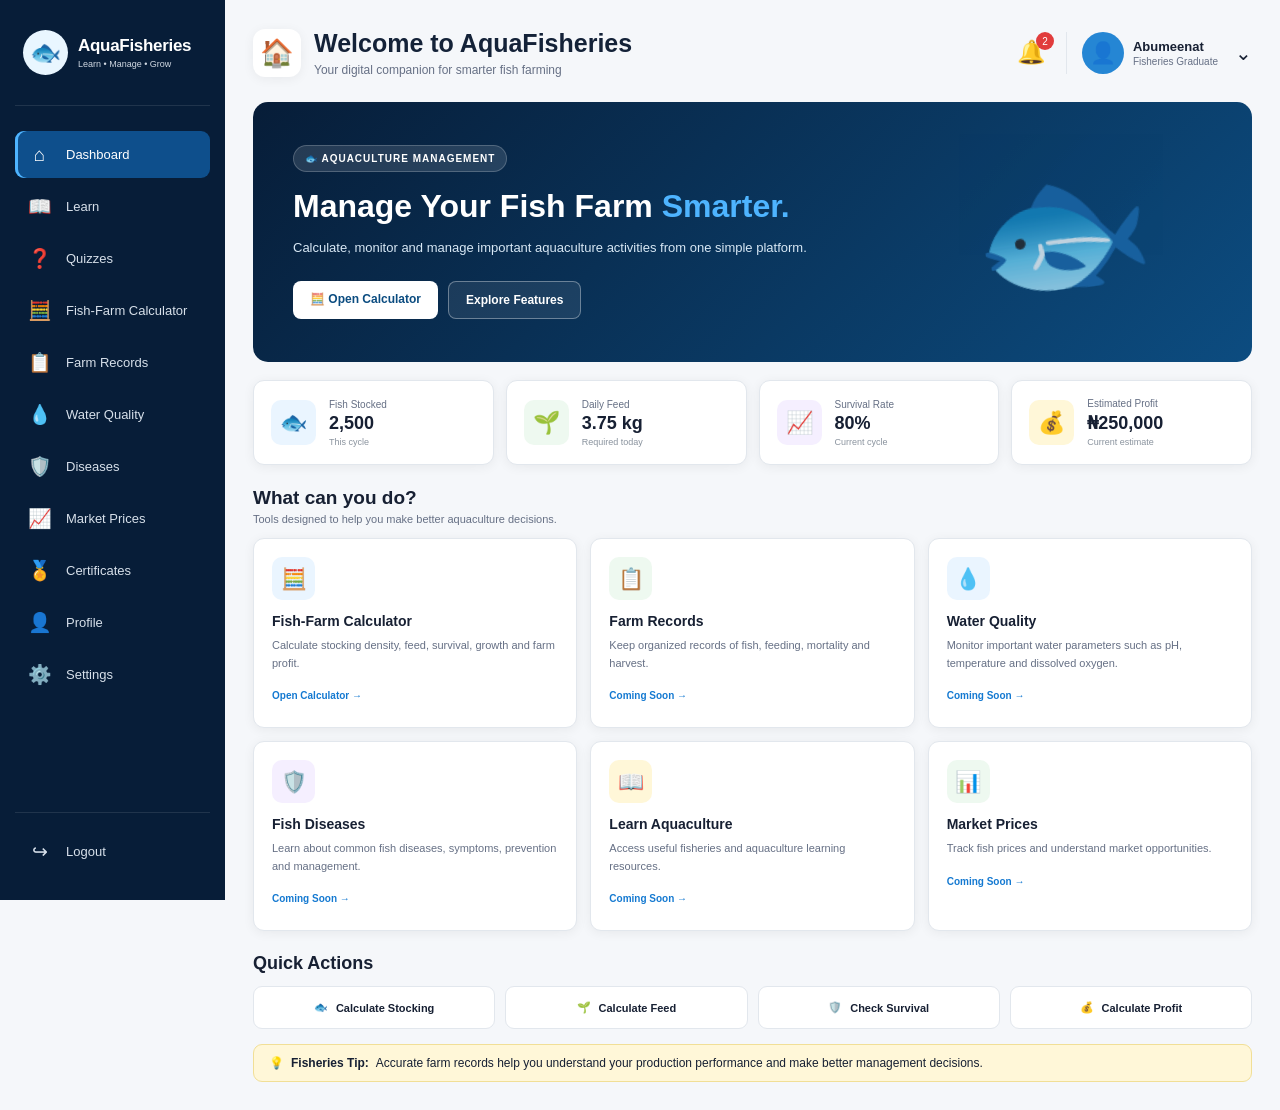
<file: index.html>
<!DOCTYPE html>
<html lang="en">

<head>
    <meta charset="UTF-8">
    <meta name="viewport" content="width=device-width, initial-scale=1.0">

    <title>AquaFisheries | Home</title>

    <link rel="stylesheet" href="style.css">
</head>

<body>

    <!-- SIDEBAR -->
    <aside class="sidebar">

        <div class="logo-area">
            <div class="logo-icon">🐟</div>

            <div>
                <h2>AquaFisheries</h2>
                <p>Learn • Manage • Grow</p>
            </div>
        </div>


        <nav class="sidebar-nav">

            <a href="index.html" class="nav-item active">
                <span class="nav-icon">⌂</span>
                <span>Dashboard</span>
            </a>

            <a href="#" class="nav-item">
                <span class="nav-icon">📖</span>
                <span>Learn</span>
            </a>

            <a href="#" class="nav-item">
                <span class="nav-icon">❓</span>
                <span>Quizzes</span>
            </a>

            <a href="calculator.html" class="nav-item">
                <span class="nav-icon">🧮</span>
                <span>Fish-Farm Calculator</span>
            </a>

            <a href="#" class="nav-item">
                <span class="nav-icon">📋</span>
                <span>Farm Records</span>
            </a>

            <a href="waterquality.html" class="nav-item">
    <span class="nav-icon">💧</span>
    <span>Water Quality</span>
</a>
            <a href="#" class="nav-item">
                <span class="nav-icon">🛡️</span>
                <span>Diseases</span>
            </a>

            <a href="#" class="nav-item">
                <span class="nav-icon">📈</span>
                <span>Market Prices</span>
            </a>
<a href="certificate.html" class="nav-item">
    <span class="nav-icon">🏅</span>
    <span>Certificates</span>
</a>

            <a href="#" class="nav-item">
                <span class="nav-icon">👤</span>
                <span>Profile</span>
            </a>

            <a href="#" class="nav-item">
                <span class="nav-icon">⚙️</span>
                <span>Settings</span>
            </a>

        </nav>


        <div class="sidebar-bottom">

            <a href="#" class="nav-item logout">
                <span class="nav-icon">↪</span>
                <span>Logout</span>
            </a>

        </div>

    </aside>


    <!-- MAIN -->
    <main class="main-content">


        <!-- HEADER -->
        <header class="top-header">

            <div class="page-title">

                <div class="calculator-title-icon">
                    🏠
                </div>

                <div>

                    <h1>Welcome to AquaFisheries</h1>

                    <p>
                        Your digital companion for smarter fish farming
                    </p>

                </div>

            </div>


            <div class="user-area">

                <button class="notification">
                    🔔
                    <span>2</span>
                </button>

                <div class="user-profile">

                    <div class="profile-image">
                        👤
                    </div>

                    <div>
                        <strong>Abumeenat</strong>
                        <small>Fisheries Graduate</small>
                    </div>

                    <span class="dropdown">⌄</span>

                </div>

            </div>

        </header>



        <!-- HERO -->
        <section class="home-hero">

            <div class="hero-content">

                <span class="hero-badge">
                    🐟 AQUACULTURE MANAGEMENT
                </span>

                <h1>
                    Manage Your Fish Farm
                    <span>Smarter.</span>
                </h1>

                <p>
                    Calculate, monitor and manage important
                    aquaculture activities from one simple platform.
                </p>

                <div class="hero-buttons">

                    <a href="calculator.html"
                       class="primary-btn">
                        🧮 Open Calculator
                    </a>

                    <a href="#features"
                       class="secondary-btn">
                        Explore Features
                    </a>

                </div>

            </div>


            <div class="hero-fish">
                🐟
            </div>

        </section>



        <!-- QUICK STATS -->
        <section class="home-stats">

            <div class="stat-card">

                <div class="stat-icon blue">
                    🐟
                </div>

                <div>

                    <span>Fish Stocked</span>

                    <strong>2,500</strong>

                    <small>This cycle</small>

                </div>

            </div>


            <div class="stat-card">

                <div class="stat-icon green">
                    🌱
                </div>

                <div>

                    <span>Daily Feed</span>

                    <strong>3.75 kg</strong>

                    <small>Required today</small>

                </div>

            </div>


            <div class="stat-card">

                <div class="stat-icon purple">
                    📈
                </div>

                <div>

                    <span>Survival Rate</span>

                    <strong>80%</strong>

                    <small>Current cycle</small>

                </div>

            </div>


            <div class="stat-card">

                <div class="stat-icon gold">
                    💰
                </div>

                <div>

                    <span>Estimated Profit</span>

                    <strong>₦250,000</strong>

                    <small>Current estimate</small>

                </div>

            </div>

        </section>



        <!-- FEATURES -->
        <section id="features" class="home-section">

            <div class="home-section-title">

                <div>
                    <h2>What can you do?</h2>

                    <p>
                        Tools designed to help you make better
                        aquaculture decisions.
                    </p>
                </div>

            </div>


            <div class="feature-grid">


                <!-- CALCULATOR -->

                <a href="calculator.html"
                   class="feature-card">

                    <div class="feature-icon blue">
                        🧮
                    </div>

                    <h3>
                        Fish-Farm Calculator
                    </h3>

                    <p>
                        Calculate stocking density, feed,
                        survival, growth and farm profit.
                    </p>

                    <span>
                        Open Calculator →
                    </span>

                </a>



                <!-- FARM RECORDS -->

                <a href="#"
                   class="feature-card">

                    <div class="feature-icon green">
                        📋
                    </div>

                    <h3>
                        Farm Records
                    </h3>

                    <p>
                        Keep organized records of fish,
                        feeding, mortality and harvest.
                    </p>

                    <span>
                        Coming Soon →
                    </span>

                </a>



                <!-- WATER QUALITY -->

                <a href="waterquality#"
                   class="feature-card">

                    <div class="feature-icon blue">
                        💧
                    </div>

                    <h3>
                        Water Quality
                    </h3>

                    <p>
                        Monitor important water parameters
                        such as pH, temperature and dissolved oxygen.
                    </p>

                    <span>
                        Coming Soon →
                    </span>

                </a>



                <!-- DISEASES -->

                <a href="#"
                   class="feature-card">

                    <div class="feature-icon purple">
                        🛡️
                    </div>

                    <h3>
                        Fish Diseases
                    </h3>

                    <p>
                        Learn about common fish diseases,
                        symptoms, prevention and management.
                    </p>

                    <span>
                        Coming Soon →
                    </span>

                </a>



                <!-- LEARN -->

                <a href="#"
                   class="feature-card">

                    <div class="feature-icon gold">
                        📖
                    </div>

                    <h3>
                        Learn Aquaculture
                    </h3>

                    <p>
                        Access useful fisheries and
                        aquaculture learning resources.
                    </p>

                    <span>
                        Coming Soon →
                    </span>

                </a>



                <!-- MARKET -->

                <a href="#"
                   class="feature-card">

                    <div class="feature-icon green">
                        📊
                    </div>

                    <h3>
                        Market Prices
                    </h3>

                    <p>
                        Track fish prices and understand
                        market opportunities.
                    </p>

                    <span>
                        Coming Soon →
                    </span>

                </a>

            </div>

        </section>



        <!-- QUICK ACTIONS -->
        <section class="quick-actions">

            <h2>Quick Actions</h2>

            <div class="action-grid">

                <a href="calculator.html#stocking"
                   class="quick-action">
                    🐟
                    <span>Calculate Stocking</span>
                </a>

                <a href="calculator.html#feed"
                   class="quick-action">
                    🌱
                    <span>Calculate Feed</span>
                </a>

                <a href="calculator.html#survival"
                   class="quick-action">
                    🛡️
                    <span>Check Survival</span>
                </a>

                <a href="calculator.html#profit"
                   class="quick-action">
                    💰
                    <span>Calculate Profit</span>
                </a>

            </div>

        </section>



        <!-- TIP -->
        <div class="tip-box">

            💡

            <strong>Fisheries Tip:</strong>

            Accurate farm records help you understand
            your production performance and make better
            management decisions.

        </div>

    </main>



    <!-- MOBILE NAV -->

    <nav class="mobile-nav">

        <a href="index.html" class="active">
            <span>⌂</span>
            Home
        </a>

        <a href="#">
            <span>📖</span>
            Learn
        </a>

        <a href="calculator.html">
            <span>🧮</span>
            Calculator
        </a>

        <a href="#">
            <span>📋</span>
            Records
        </a>

        <a href="#">
            <span>👤</span>
            Profile
        </a>

    </nav>

</body>

</html>
</file>
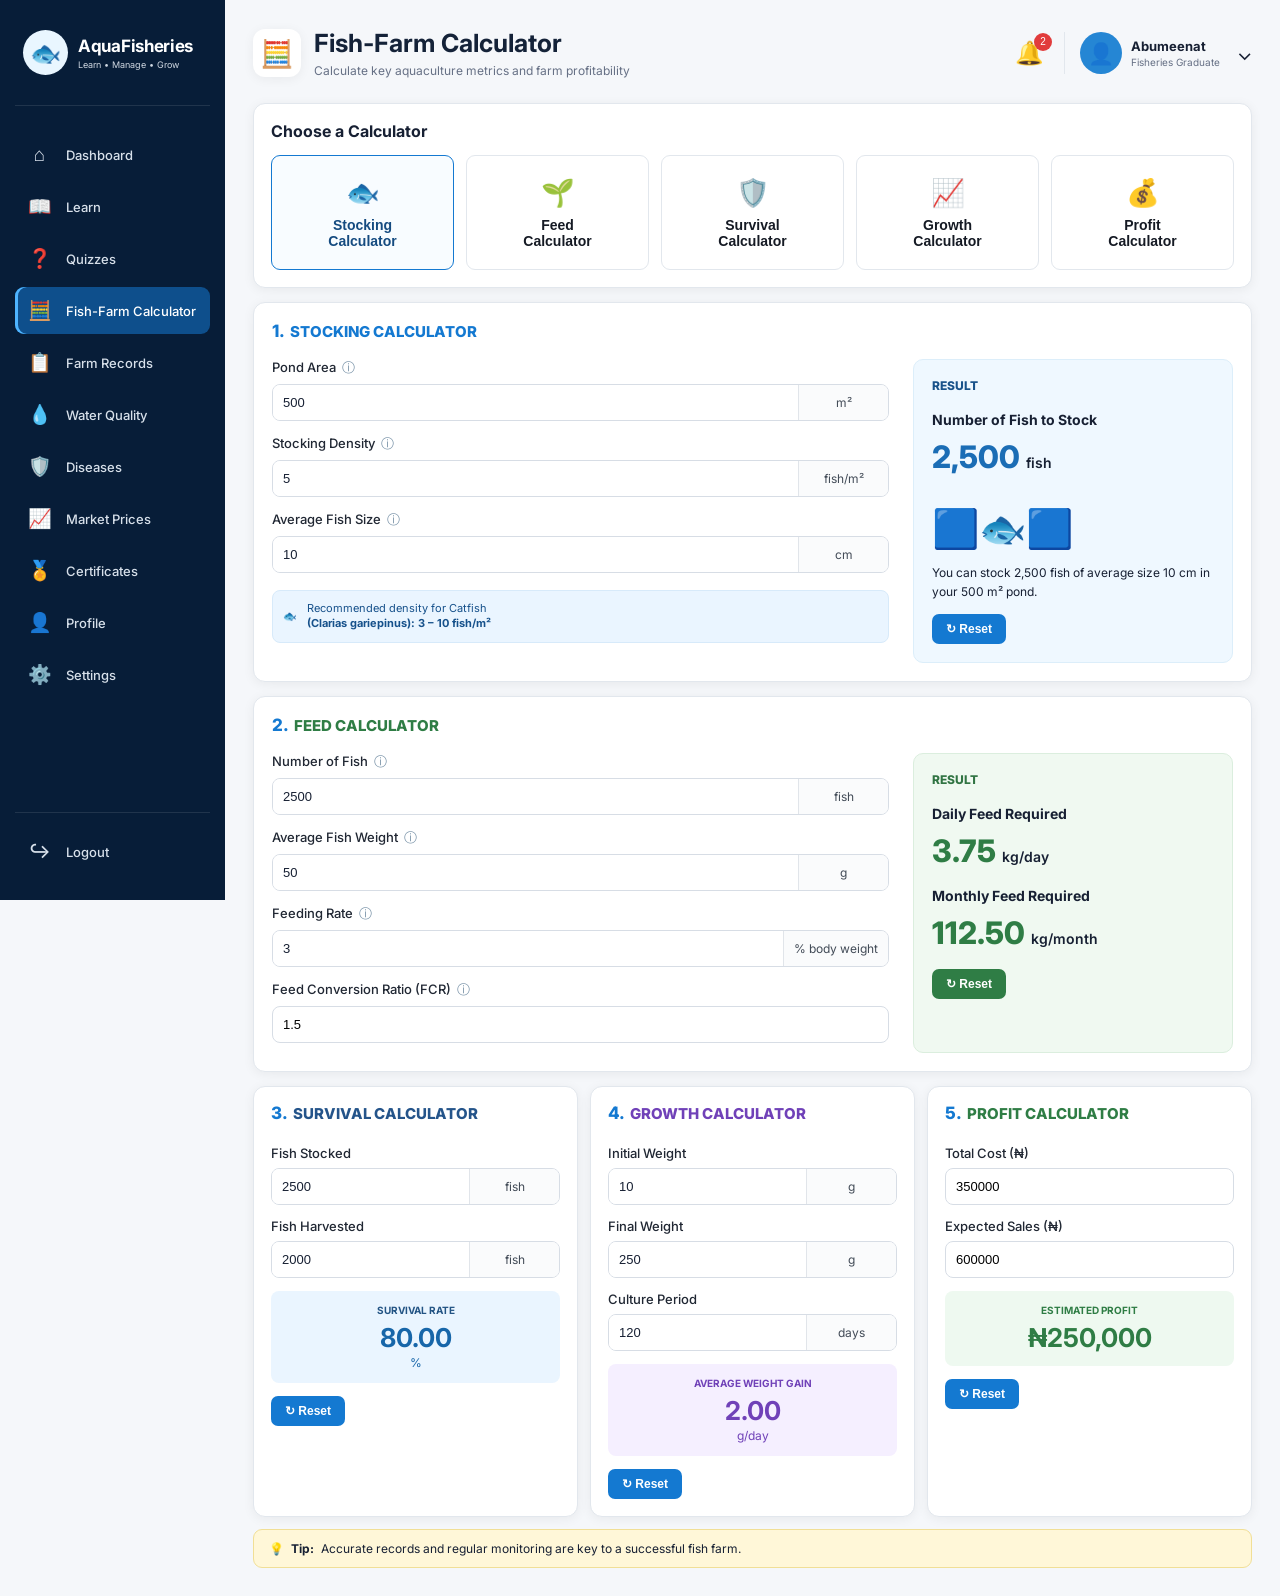
<file: calculator.html>
<!DOCTYPE html>
<html lang="en">

<head>
    <meta charset="UTF-8">
    <meta name="viewport" content="width=device-width, initial-scale=1.0">

    <title>AquaFisheries | Fish-Farm Calculator</title>

    <!-- Google Font -->
    <link rel="preconnect" href="https://fonts.googleapis.com">
    <link rel="preconnect" href="https://fonts.gstatic.com" crossorigin>
    <link href="https://fonts.googleapis.com/css2?family=Inter:wght@400;500;600;700;800&display=swap" rel="stylesheet">

    <!-- CSS -->
    <link rel="stylesheet" href="style.css">
</head>

<body>

    <!-- =========================
         SIDEBAR
    ========================== -->
    <aside class="sidebar">

        <!-- Logo -->
        <div class="logo-area">
            <div class="logo-icon">🐟</div>

            <div>
                <h2>AquaFisheries</h2>
                <p>Learn • Manage • Grow</p>
            </div>
        </div>


        <!-- Navigation -->
        <nav class="sidebar-nav">

            <a href="profile.html" class="nav-item">
                <span class="nav-icon">⌂</span>
                <span>Dashboard</span>
            </a>

            <a href="#" class="nav-item">
                <span class="nav-icon">📖</span>
                <span>Learn</span>
            </a>

            <a href="#" class="nav-item">
                <span class="nav-icon">❓</span>
                <span>Quizzes</span>
            </a>

            <a href="#" class="nav-item active">
                <span class="nav-icon">🧮</span>
                <span>Fish-Farm Calculator</span>
            </a>

            <a href="#" class="nav-item">
                <span class="nav-icon">📋</span>
                <span>Farm Records</span>
            </a>

            <a href="waterquality.html" class="nav-item">
                <span class="nav-icon">💧</span>
                <span>Water Quality</span>
            </a>

            <a href="#" class="nav-item">
                <span class="nav-icon">🛡️</span>
                <span>Diseases</span>
            </a>

            <a href="#" class="nav-item">
                <span class="nav-icon">📈</span>
                <span>Market Prices</span>
            </a>

            <a href="#" class="nav-item">
                <span class="nav-icon">🏅</span>
                <span>Certificates</span>
            </a>

            <a href="#" class="nav-item">
                <span class="nav-icon">👤</span>
                <span>Profile</span>
            </a>

            <a href="#" class="nav-item">
                <span class="nav-icon">⚙️</span>
                <span>Settings</span>
            </a>

        </nav>


        <!-- Logout -->
        <div class="sidebar-bottom">

            <a href="#" class="nav-item logout">
                <span class="nav-icon">↪</span>
                <span>Logout</span>
            </a>

        </div>

    </aside>



    <!-- =========================
         MAIN CONTENT
    ========================== -->
    <main class="main-content">

        <!-- Header -->
        <header class="top-header">

            <div class="page-title">

                <div class="calculator-title-icon">
                    🧮
                </div>

                <div>
                    <h1>Fish-Farm Calculator</h1>

                    <p>
                        Calculate key aquaculture metrics and farm profitability
                    </p>
                </div>

            </div>


            <!-- User Area -->
            <div class="user-area">

                <button class="notification">
                    🔔
                    <span>2</span>
                </button>

                <div class="user-profile">

                    <div class="profile-image">
                        👤
                    </div>

                    <div>
                        <strong>Abumeenat</strong>
                        <small>Fisheries Graduate</small>
                    </div>

                    <span class="dropdown">⌄</span>

                </div>

            </div>

        </header>



        <!-- =========================
             CALCULATOR SELECTOR
        ========================== -->

        <section class="calculator-selector">

            <h2>Choose a Calculator</h2>

            <div class="calculator-tabs">

                <button class="calculator-tab active"
                        data-target="stocking">

                    <span class="tab-icon">🐟</span>

                    <span>
                        Stocking
                        <br>
                        Calculator
                    </span>

                </button>


                <button class="calculator-tab"
                        data-target="feed">

                    <span class="tab-icon">🌱</span>

                    <span>
                        Feed
                        <br>
                        Calculator
                    </span>

                </button>


                <button class="calculator-tab"
                        data-target="survival">

                    <span class="tab-icon">🛡️</span>

                    <span>
                        Survival
                        <br>
                        Calculator
                    </span>

                </button>


                <button class="calculator-tab"
                        data-target="growth">

                    <span class="tab-icon">📈</span>

                    <span>
                        Growth
                        <br>
                        Calculator
                    </span>

                </button>


                <button class="calculator-tab"
                        data-target="profit">

                    <span class="tab-icon">💰</span>

                    <span>
                        Profit
                        <br>
                        Calculator
                    </span>

                </button>

            </div>

        </section>



        <!-- =========================
             STOCKING CALCULATOR
        ========================== -->

        <section class="calculator-section active"
                 id="stocking">

            <div class="section-header">

                <span>1.</span>

                <h2>STOCKING CALCULATOR</h2>

            </div>


            <div class="calculator-body">

                <!-- Inputs -->

                <div class="calculator-inputs">

                    <div class="input-group">

                        <label>
                            Pond Area
                            <span title="Total pond surface area">ⓘ</span>
                        </label>

                        <div class="input-with-unit">

                            <input
                                type="number"
                                id="pondArea"
                                value="500"
                                min="0"
                            >

                            <span>m²</span>

                        </div>

                    </div>


                    <div class="input-group">

                        <label>
                            Stocking Density
                            <span title="Number of fish per square metre">ⓘ</span>
                        </label>

                        <div class="input-with-unit">

                            <input
                                type="number"
                                id="stockingDensity"
                                value="5"
                                min="0"
                                step="0.1"
                            >

                            <span>fish/m²</span>

                        </div>

                    </div>


                    <div class="input-group">

                        <label>
                            Average Fish Size
                            <span title="Average length of fish">ⓘ</span>
                        </label>

                        <div class="input-with-unit">

                            <input
                                type="number"
                                id="fishSize"
                                value="10"
                                min="0"
                            >

                            <span>cm</span>

                        </div>

                    </div>


                    <div class="info-box">

                        🐟

                        <span>
                            Recommended density for Catfish
                            <br>
                            <strong>
                                (Clarias gariepinus): 3 – 10 fish/m²
                            </strong>
                        </span>

                    </div>

                </div>



                <!-- Result -->

                <div class="result-card blue-result">

                    <span class="result-label">
                        RESULT
                    </span>

                    <h3>
                        Number of Fish to Stock
                    </h3>

                    <div class="result-number">

                        <span id="stockingResult">
                            2,500
                        </span>

                        <small>fish</small>

                    </div>


                    <div class="pond-illustration">
                        🟦🐟🟦
                    </div>


                    <p id="stockingMessage">

                        You can stock 2,500 fish of
                        average size 10 cm in your
                        500 m² pond.

                    </p>


                    <button class="reset-btn"
                            onclick="resetStocking()">

                        ↻ Reset

                    </button>

                </div>

            </div>

        </section>



        <!-- =========================
             FEED CALCULATOR
        ========================== -->

        <section class="calculator-section"
                 id="feed">

            <div class="section-header">

                <span>2.</span>

                <h2>FEED CALCULATOR</h2>

            </div>


            <div class="calculator-body">

                <div class="calculator-inputs">

                    <div class="input-group">

                        <label>
                            Number of Fish
                            <span>ⓘ</span>
                        </label>

                        <div class="input-with-unit">

                            <input
                                type="number"
                                id="numberFish"
                                value="2500"
                                min="0"
                            >

                            <span>fish</span>

                        </div>

                    </div>


                    <div class="input-group">

                        <label>
                            Average Fish Weight
                            <span>ⓘ</span>
                        </label>

                        <div class="input-with-unit">

                            <input
                                type="number"
                                id="averageWeight"
                                value="50"
                                min="0"
                            >

                            <span>g</span>

                        </div>

                    </div>


                    <div class="input-group">

                        <label>
                            Feeding Rate
                            <span>ⓘ</span>
                        </label>

                        <div class="input-with-unit">

                            <input
                                type="number"
                                id="feedingRate"
                                value="3"
                                min="0"
                                step="0.1"
                            >

                            <span>% body weight</span>

                        </div>

                    </div>


                    <div class="input-group">

                        <label>
                            Feed Conversion Ratio (FCR)
                            <span>ⓘ</span>
                        </label>

                        <input
                            type="number"
                            id="fcr"
                            value="1.5"
                            min="0"
                            step="0.1"
                        >

                    </div>

                </div>


                <div class="result-card green-result">

                    <span class="result-label">
                        RESULT
                    </span>

                    <h3>
                        Daily Feed Required
                    </h3>

                    <div class="result-number">

                        <span id="dailyFeed">
                            3.75
                        </span>

                        <small>kg/day</small>

                    </div>


                    <h3>
                        Monthly Feed Required
                    </h3>

                    <div class="result-number">

                        <span id="monthlyFeed">
                            112.5
                        </span>

                        <small>kg/month</small>

                    </div>


                    <button class="reset-btn"
                            onclick="resetFeed()">

                        ↻ Reset

                    </button>

                </div>

            </div>

        </section>



        <!-- =========================
             THREE SMALL CALCULATORS
        ========================== -->

        <div class="three-calculators">


            <!-- SURVIVAL -->

            <section class="small-calculator"
                     id="survival">

                <div class="section-header">

                    <span>3.</span>

                    <h2>SURVIVAL CALCULATOR</h2>

                </div>


                <div class="small-body">

                    <div class="input-group">

                        <label>Fish Stocked</label>

                        <div class="input-with-unit">

                            <input
                                type="number"
                                id="fishStocked"
                                value="2500"
                                min="0"
                            >

                            <span>fish</span>

                        </div>

                    </div>


                    <div class="input-group">

                        <label>Fish Harvested</label>

                        <div class="input-with-unit">

                            <input
                                type="number"
                                id="fishHarvested"
                                value="2000"
                                min="0"
                            >

                            <span>fish</span>

                        </div>

                    </div>


                    <div class="small-result">

                        <span>
                            SURVIVAL RATE
                        </span>

                        <strong id="survivalResult">
                            80.00
                        </strong>

                        <small>%</small>

                    </div>


                    <button class="reset-btn"
                            onclick="resetSurvival()">

                        ↻ Reset

                    </button>

                </div>

            </section>



            <!-- GROWTH -->

            <section class="small-calculator"
                     id="growth">

                <div class="section-header">

                    <span>4.</span>

                    <h2>GROWTH CALCULATOR</h2>

                </div>


                <div class="small-body">

                    <div class="input-group">

                        <label>Initial Weight</label>

                        <div class="input-with-unit">

                            <input
                                type="number"
                                id="initialWeight"
                                value="10"
                                min="0"
                            >

                            <span>g</span>

                        </div>

                    </div>


                    <div class="input-group">

                        <label>Final Weight</label>

                        <div class="input-with-unit">

                            <input
                                type="number"
                                id="finalWeight"
                                value="250"
                                min="0"
                            >

                            <span>g</span>

                        </div>

                    </div>


                    <div class="input-group">

                        <label>Culture Period</label>

                        <div class="input-with-unit">

                            <input
                                type="number"
                                id="culturePeriod"
                                value="120"
                                min="1"
                            >

                            <span>days</span>

                        </div>

                    </div>


                    <div class="small-result purple-result">

                        <span>
                            AVERAGE WEIGHT GAIN
                        </span>

                        <strong id="growthResult">
                            2.00
                        </strong>

                        <small>g/day</small>

                    </div>


                    <button class="reset-btn"
                            onclick="resetGrowth()">

                        ↻ Reset

                    </button>

                </div>

            </section>



            <!-- PROFIT -->

            <section class="small-calculator"
                     id="profit">

                <div class="section-header">

                    <span>5.</span>

                    <h2>PROFIT CALCULATOR</h2>

                </div>


                <div class="small-body">

                    <div class="input-group">

                        <label>
                            Total Cost (₦)
                        </label>

                        <input
                            type="number"
                            id="totalCost"
                            value="350000"
                            min="0"
                        >

                    </div>


                    <div class="input-group">

                        <label>
                            Expected Sales (₦)
                        </label>

                        <input
                            type="number"
                            id="expectedSales"
                            value="600000"
                            min="0"
                        >

                    </div>


                    <div class="small-result profit-result">

                        <span>
                            ESTIMATED PROFIT
                        </span>

                        <strong id="profitResult">
                            ₦250,000
                        </strong>

                    </div>


                    <button class="reset-btn"
                            onclick="resetProfit()">

                        ↻ Reset

                    </button>

                </div>

            </section>

        </div>



        <!-- Tip -->

        <div class="tip-box">

            💡

            <strong>Tip:</strong>

            Accurate records and regular monitoring are key
            to a successful fish farm.

        </div>

    </main>



    <!-- =========================
         MOBILE NAVIGATION
    ========================== -->

    <nav class="mobile-nav">

        <a href="index.html">
            <span>⌂</span>
            Home
        </a>

        <a href="#">
            <span>📖</span>
            Learn
        </a>

        <a href="#" class="active">
            <span>🧮</span>
            Calculator
        </a>

        <a href="#">
            <span>📋</span>
            Records
        </a>

        <a href="#">
            <span>👤</span>
            Profile
        </a>

    </nav>


    <!-- JavaScript -->
    <script src="script.js"></script>

</body>

</html>
</file>
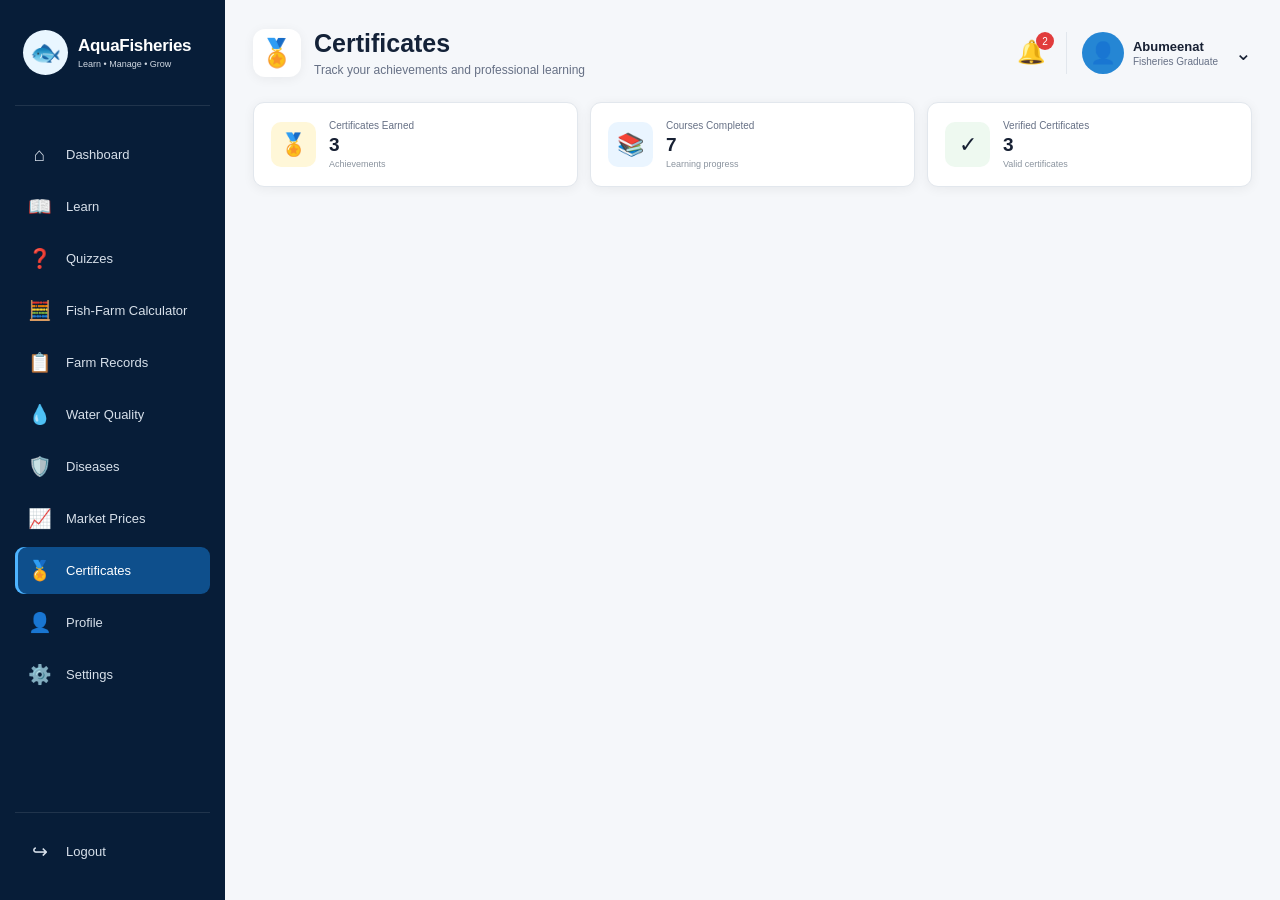
<file: certificate.html>
<!DOCTYPE html>
<html lang="en">

<head>
    <meta charset="UTF-8">
    <meta name="viewport" content="width=device-width, initial-scale=1.0">

    <title>AquaFisheries | Certificates</title>

    <link rel="stylesheet" href="style.css">
</head>

<body>

    <!-- SIDEBAR -->

    <aside class="sidebar">

        <div class="logo-area">

            <div class="logo-icon">🐟</div>

            <div>
                <h2>AquaFisheries</h2>
                <p>Learn • Manage • Grow</p>
            </div>

        </div>


        <nav class="sidebar-nav">

            <a href="index.html" class="nav-item">
                <span class="nav-icon">⌂</span>
                <span>Dashboard</span>
            </a>

            <a href="#" class="nav-item">
                <span class="nav-icon">📖</span>
                <span>Learn</span>
            </a>

            <a href="#" class="nav-item">
                <span class="nav-icon">❓</span>
                <span>Quizzes</span>
            </a>

            <a href="calculator.html" class="nav-item">
                <span class="nav-icon">🧮</span>
                <span>Fish-Farm Calculator</span>
            </a>

            <a href="#" class="nav-item">
                <span class="nav-icon">📋</span>
                <span>Farm Records</span>
            </a>

            <a href="water-quality.html" class="nav-item">
                <span class="nav-icon">💧</span>
                <span>Water Quality</span>
            </a>

            <a href="#" class="nav-item">
                <span class="nav-icon">🛡️</span>
                <span>Diseases</span>
            </a>

            <a href="#" class="nav-item">
                <span class="nav-icon">📈</span>
                <span>Market Prices</span>
            </a>

            <a href="certificates.html" class="nav-item active">
                <span class="nav-icon">🏅</span>
                <span>Certificates</span>
            </a>

            <a href="#" class="nav-item">
                <span class="nav-icon">👤</span>
                <span>Profile</span>
            </a>

            <a href="#" class="nav-item">
                <span class="nav-icon">⚙️</span>
                <span>Settings</span>
            </a>

        </nav>


        <div class="sidebar-bottom">

            <a href="#" class="nav-item logout">
                <span class="nav-icon">↪</span>
                <span>Logout</span>
            </a>

        </div>

    </aside>



    <!-- MAIN CONTENT -->

    <main class="main-content">


        <!-- HEADER -->

        <header class="top-header">

            <div class="page-title">

                <div class="calculator-title-icon">
                    🏅
                </div>

                <div>

                    <h1>Certificates</h1>

                    <p>
                        Track your achievements and professional learning
                    </p>

                </div>

            </div>


            <div class="user-area">

                <button class="notification">
                    🔔
                    <span>2</span>
                </button>

                <div class="user-profile">

                    <div class="profile-image">
                        👤
                    </div>

                    <div>
                        <strong>Abumeenat</strong>
                        <small>Fisheries Graduate</small>
                    </div>

                    <span class="dropdown">⌄</span>

                </div>

            </div>

        </header>



        <!-- CERTIFICATE STATS -->

        <section class="certificate-stats">

            <div class="certificate-stat-card">

                <div class="certificate-stat-icon gold">
                    🏅
                </div>

                <div>

                    <span>Certificates Earned</span>

                    <strong id="certificateCount">3</strong>

                    <small>Achievements</small>

                </div>

            </div>


            <div class="certificate-stat-card">

                <div class="certificate-stat-icon blue">
                    📚
                </div>

                <div>

                    <span>Courses Completed</span>

                    <strong>7</strong>

                    <small>Learning progress</small>

                </div>

            </div>


            <div class="certificate-stat-card">

                <div class="certificate-stat-icon green">
                    ✓
                </div>

                <div>

                    <span>Verified Certificates</span>

                    <strong id="verifiedCount">3</strong>

                    <small>Valid certificates</small>

                </div>

            </div>
</file>
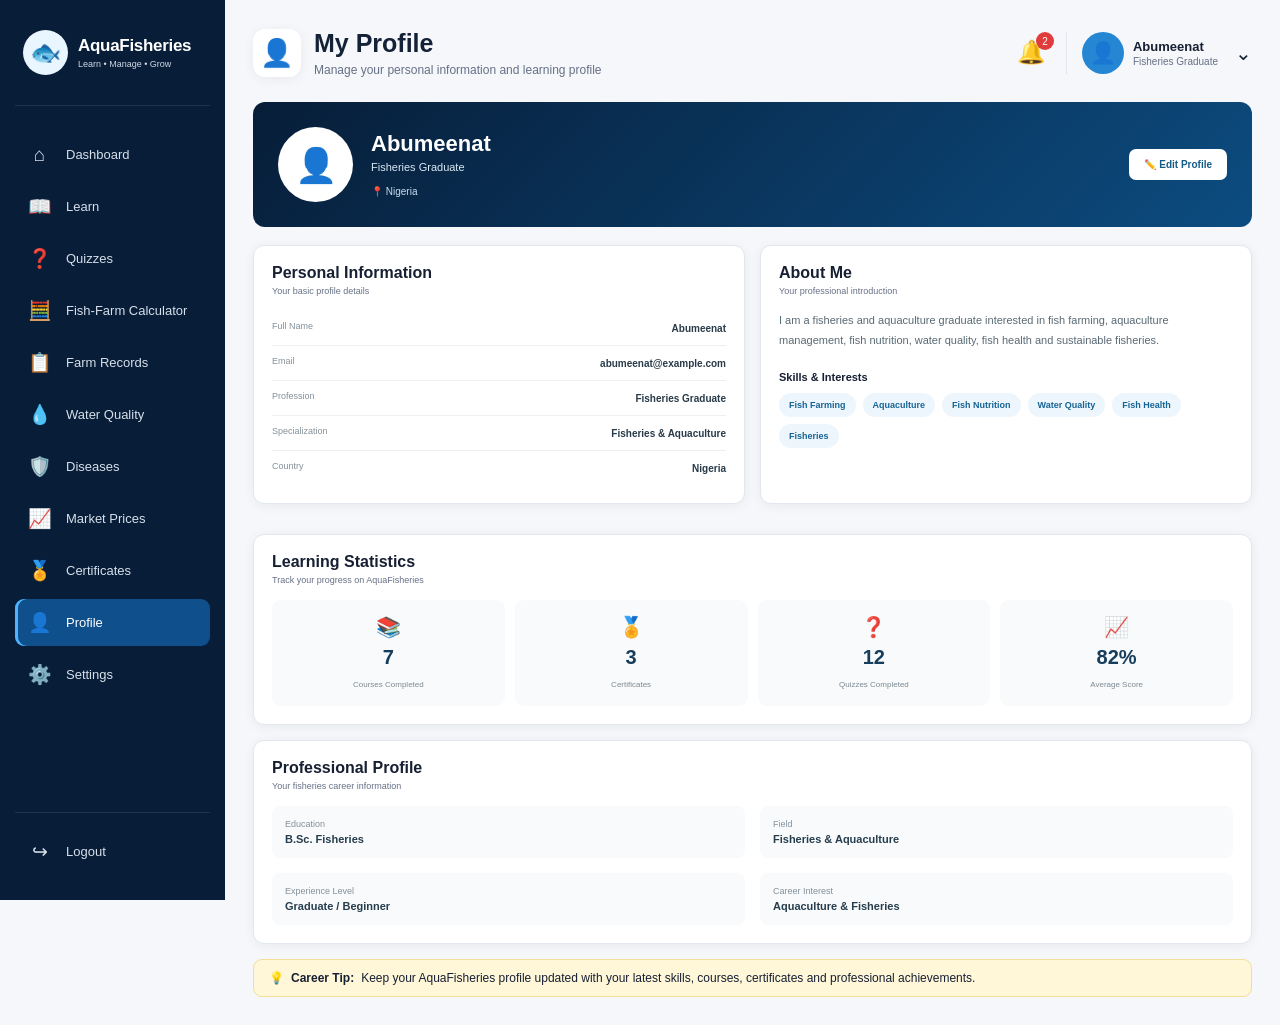
<file: profile.html>
<!DOCTYPE html>
<html lang="en">

<head>
    <meta charset="UTF-8">
    <meta name="viewport" content="width=device-width, initial-scale=1.0">

    <title>AquaFisheries | Profile</title>

    <link rel="stylesheet" href="style.css">
</head>

<body>

    <!-- SIDEBAR -->

    <aside class="sidebar">

        <div class="logo-area">

            <div class="logo-icon">🐟</div>

            <div>
                <h2>AquaFisheries</h2>
                <p>Learn • Manage • Grow</p>
            </div>

        </div>


        <nav class="sidebar-nav">

            <a href="index.html" class="nav-item">
                <span class="nav-icon">⌂</span>
                <span>Dashboard</span>
            </a>

            <a href="#" class="nav-item">
                <span class="nav-icon">📖</span>
                <span>Learn</span>
            </a>

            <a href="#" class="nav-item">
                <span class="nav-icon">❓</span>
                <span>Quizzes</span>
            </a>

            <a href="calculator.html" class="nav-item">
                <span class="nav-icon">🧮</span>
                <span>Fish-Farm Calculator</span>
            </a>

            <a href="#" class="nav-item">
                <span class="nav-icon">📋</span>
                <span>Farm Records</span>
            </a>

            <a href="water-quality.html" class="nav-item">
                <span class="nav-icon">💧</span>
                <span>Water Quality</span>
            </a>

            <a href="#" class="nav-item">
                <span class="nav-icon">🛡️</span>
                <span>Diseases</span>
            </a>

            <a href="#" class="nav-item">
                <span class="nav-icon">📈</span>
                <span>Market Prices</span>
            </a>

            <a href="certificates.html" class="nav-item">
                <span class="nav-icon">🏅</span>
                <span>Certificates</span>
            </a>

            <a href="profile.html" class="nav-item active">
                <span class="nav-icon">👤</span>
                <span>Profile</span>
            </a>

            <a href="#" class="nav-item">
                <span class="nav-icon">⚙️</span>
                <span>Settings</span>
            </a>

        </nav>


        <div class="sidebar-bottom">

            <a href="#" class="nav-item logout">
                <span class="nav-icon">↪</span>
                <span>Logout</span>
            </a>

        </div>

    </aside>


    <!-- MAIN CONTENT -->

    <main class="main-content">


        <!-- HEADER -->

        <header class="top-header">

            <div class="page-title">

                <div class="calculator-title-icon">
                    👤
                </div>

                <div>

                    <h1>My Profile</h1>

                    <p>
                        Manage your personal information and learning profile
                    </p>

                </div>

            </div>


            <div class="user-area">

                <button class="notification">
                    🔔
                    <span>2</span>
                </button>

                <div class="user-profile">

                    <div class="profile-image">
                        👤
                    </div>

                    <div>
                        <strong id="headerName">
                            Abumeenat
                        </strong>

                        <small>
                            Fisheries Graduate
                        </small>
                    </div>

                    <span class="dropdown">⌄</span>

                </div>

            </div>

        </header>


        <!-- PROFILE HERO -->

        <section class="profile-hero">

            <div class="profile-avatar" id="profileAvatar">
                👤
            </div>


            <div class="profile-hero-info">

                <h2 id="profileName">
                    Abumeenat
                </h2>

                <p id="profileRole">
                    Fisheries Graduate
                </p>

                <span class="profile-location">
                    📍 Nigeria
                </span>

            </div>


            <button
                class="edit-profile-btn"
                id="editProfileBtn">

                ✏️ Edit Profile

            </button>

        </section>


        <!-- PROFILE GRID -->

        <section class="profile-grid">


            <!-- PERSONAL INFORMATION -->

            <div class="profile-card">

                <div class="profile-card-heading">

                    <div>

                        <h2>Personal Information</h2>

                        <p>Your basic profile details</p>

                    </div>

                </div>


                <div class="profile-info-list">

                    <div class="profile-info-item">

                        <span class="info-label">
                            Full Name
                        </span>

                        <strong id="displayName">
                            Abumeenat
                        </strong>

                    </div>


                    <div class="profile-info-item">

                        <span class="info-label">
                            Email
                        </span>

                        <strong>
                            abumeenat@example.com
                        </strong>

                    </div>


                    <div class="profile-info-item">

                        <span class="info-label">
                            Profession
                        </span>

                        <strong>
                            Fisheries Graduate
                        </strong>

                    </div>


                    <div class="profile-info-item">

                        <span class="info-label">
                            Specialization
                        </span>

                        <strong>
                            Fisheries & Aquaculture
                        </strong>

                    </div>


                    <div class="profile-info-item">

                        <span class="info-label">
                            Country
                        </span>

                        <strong>
                            Nigeria
                        </strong>

                    </div>

                </div>

            </div>


            <!-- ABOUT -->

            <div class="profile-card">

                <div class="profile-card-heading">

                    <div>

                        <h2>About Me</h2>

                        <p>Your professional introduction</p>

                    </div>

                </div>


                <p class="about-text">

                    I am a fisheries and aquaculture graduate
                    interested in fish farming, aquaculture
                    management, fish nutrition, water quality,
                    fish health and sustainable fisheries.

                </p>


                <div class="skills-container">

                    <h3>Skills & Interests</h3>


                    <div class="skill-tags">

                        <span>Fish Farming</span>

                        <span>Aquaculture</span>

                        <span>Fish Nutrition</span>

                        <span>Water Quality</span>

                        <span>Fish Health</span>

                        <span>Fisheries</span>

                    </div>

                </div>

            </div>

        </section>


        <!-- STATISTICS -->

        <section class="profile-card profile-statistics">

            <div class="profile-card-heading">

                <div>

                    <h2>Learning Statistics</h2>

                    <p>Track your progress on AquaFisheries</p>

                </div>

            </div>


            <div class="profile-stat-grid">


                <div class="profile-stat">

                    <span class="profile-stat-icon">
                        📚
                    </span>

                    <strong>7</strong>

                    <small>
                        Courses Completed
                    </small>

                </div>


                <div class="profile-stat">

                    <span class="profile-stat-icon">
                        🏅
                    </span>

                    <strong>3</strong>

                    <small>
                        Certificates
                    </small>

                </div>


                <div class="profile-stat">

                    <span class="profile-stat-icon">
                        ❓
                    </span>

                    <strong>12</strong>

                    <small>
                        Quizzes Completed
                    </small>

                </div>


                <div class="profile-stat">

                    <span class="profile-stat-icon">
                        📈
                    </span>

                    <strong>82%</strong>

                    <small>
                        Average Score
                    </small>

                </div>

            </div>

        </section>


        <!-- PROFESSIONAL PROFILE -->

        <section class="profile-card">

            <div class="profile-card-heading">

                <div>

                    <h2>Professional Profile</h2>

                    <p>Your fisheries career information</p>

                </div>

            </div>


            <div class="professional-grid">


                <div>

                    <span class="info-label">
                        Education
                    </span>

                    <strong>
                        B.Sc. Fisheries
                    </strong>

                </div>


                <div>

                    <span class="info-label">
                        Field
                    </span>

                    <strong>
                        Fisheries & Aquaculture
                    </strong>

                </div>


                <div>

                    <span class="info-label">
                        Experience Level
                    </span>

                    <strong>
                        Graduate / Beginner
                    </strong>

                </div>


                <div>

                    <span class="info-label">
                        Career Interest
                    </span>

                    <strong>
                        Aquaculture & Fisheries
                    </strong>

                </div>

            </div>

        </section>


        <!-- EDIT PROFILE MODAL -->

        <div
            class="profile-modal"
            id="profileModal">

            <div class="profile-modal-content">

                <button
                    class="close-profile-modal"
                    id="closeProfileModal">

                    ×

                </button>


                <h2>
                    Edit Profile
                </h2>

                <p>
                    Update your profile information.
                </p>


                <form id="profileForm">


                    <label>
                        Full Name
                    </label>

                    <input
                        type="text"
                        id="nameInput"
                        value="Abumeenat"
                        required>


                    <label>
                        Profession
                    </label>

                    <input
                        type="text"
                        id="roleInput"
                        value="Fisheries Graduate"
                        required>


                    <label>
                        Country
                    </label>

                    <input
                        type="text"
                        id="countryInput"
                        value="Nigeria"
                        required>


                    <label>
                        About Me
                    </label>

                    <textarea
                        id="aboutInput"
                        rows="5">I am a fisheries and aquaculture graduate interested in fish farming, aquaculture management, fish nutrition, water quality, fish health and sustainable fisheries.</textarea>


                    <button
                        type="submit"
                        class="save-profile-btn">

                        Save Changes

                    </button>

                </form>

            </div>

        </div>


        <!-- TIP -->

        <div class="tip-box">

            💡

            <strong>Career Tip:</strong>

            Keep your AquaFisheries profile updated with
            your latest skills, courses, certificates and
            professional achievements.

        </div>

    </main>


    <!-- MOBILE NAV -->

    <nav class="mobile-nav">

        <a href="index.html">
            <span>⌂</span>
            Home
        </a>

        <a href="#">
            <span>📖</span>
            Learn
        </a>

        <a href="calculator.html">
            <span>🧮</span>
            Calculator
        </a>

        <a href="water-quality.html">
            <span>💧</span>
            Water
        </a>

        <a href="profile.html" class="active">
            <span>👤</span>
            Profile
        </a>

    </nav>


    <script src="profile.js"></script>

</body>

</html>
</file>
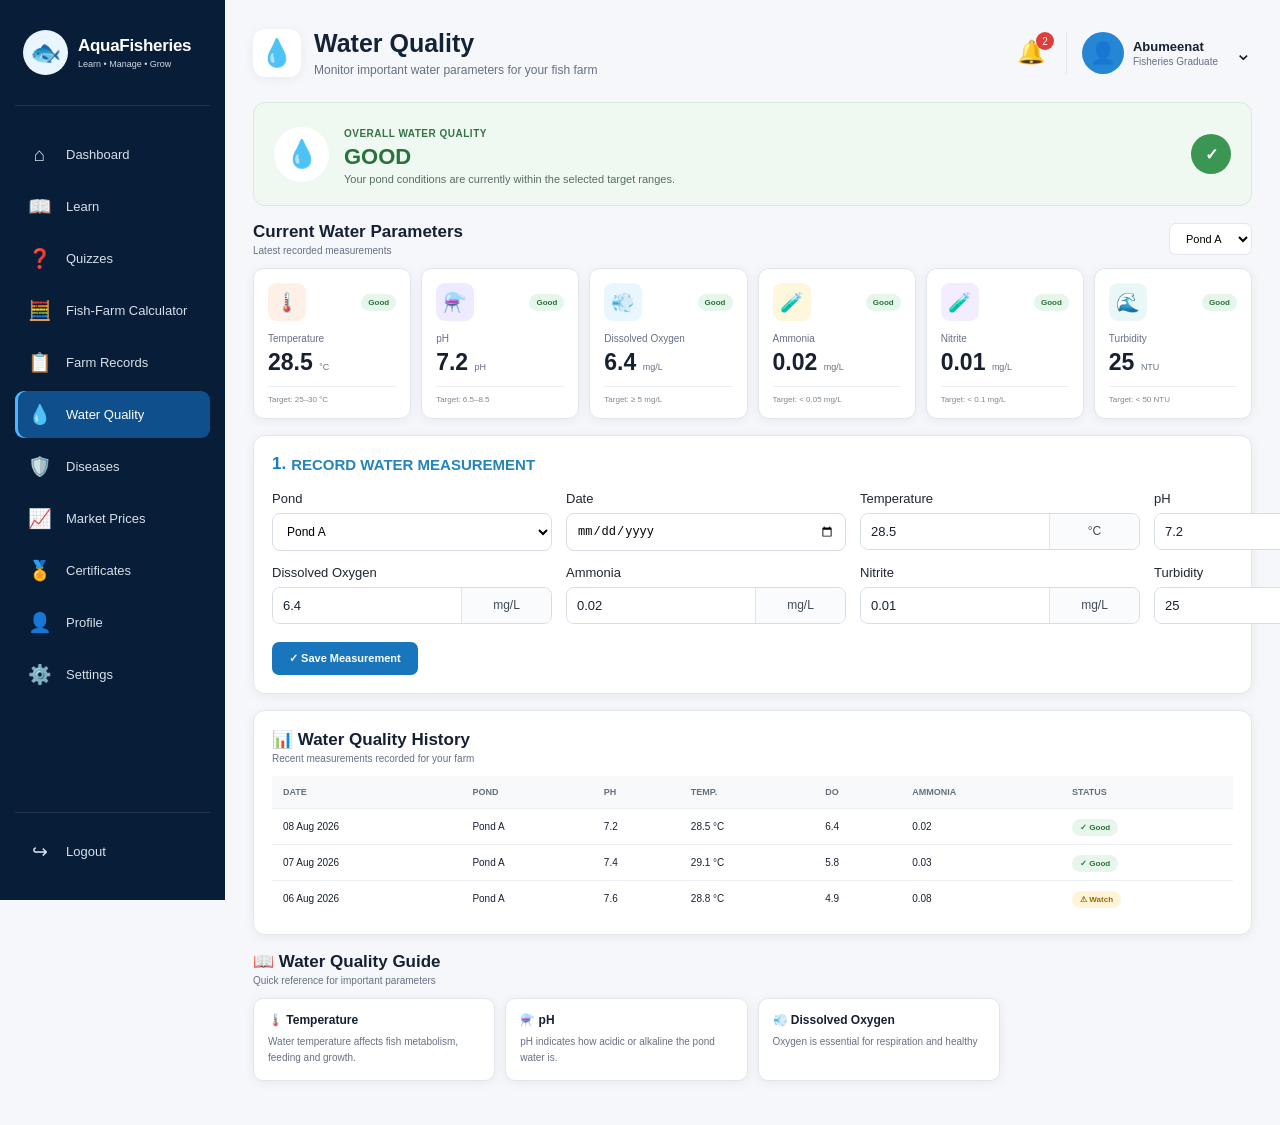
<file: waterquality.html>
<!DOCTYPE html>
<html lang="en">

<head>
    <meta charset="UTF-8">
    <meta name="viewport" content="width=device-width, initial-scale=1.0">

    <title>AquaFisheries | Water Quality</title>

    <link rel="stylesheet" href="style.css">
</head>

<body>

    <!-- =========================
         SIDEBAR
    ========================== -->

    <aside class="sidebar">

        <div class="logo-area">

            <div class="logo-icon">🐟</div>

            <div>
                <h2>AquaFisheries</h2>
                <p>Learn • Manage • Grow</p>
            </div>

        </div>


        <nav class="sidebar-nav">

            <a href="index.html" class="nav-item">
                <span class="nav-icon">⌂</span>
                <span>Dashboard</span>
            </a>

            <a href="#" class="nav-item">
                <span class="nav-icon">📖</span>
                <span>Learn</span>
            </a>

            <a href="#" class="nav-item">
                <span class="nav-icon">❓</span>
                <span>Quizzes</span>
            </a>

            <a href="calculator.html" class="nav-item">
                <span class="nav-icon">🧮</span>
                <span>Fish-Farm Calculator</span>
            </a>

            <a href="#" class="nav-item">
                <span class="nav-icon">📋</span>
                <span>Farm Records</span>
            </a>

            <a href="water-quality.html" class="nav-item active">
                <span class="nav-icon">💧</span>
                <span>Water Quality</span>
            </a>

            <a href="#" class="nav-item">
                <span class="nav-icon">🛡️</span>
                <span>Diseases</span>
            </a>

            <a href="#" class="nav-item">
                <span class="nav-icon">📈</span>
                <span>Market Prices</span>
            </a>

            <a href="#" class="nav-item">
                <span class="nav-icon">🏅</span>
                <span>Certificates</span>
            </a>

            <a href="#" class="nav-item">
                <span class="nav-icon">👤</span>
                <span>Profile</span>
            </a>

            <a href="#" class="nav-item">
                <span class="nav-icon">⚙️</span>
                <span>Settings</span>
            </a>

        </nav>


        <div class="sidebar-bottom">

            <a href="#" class="nav-item logout">
                <span class="nav-icon">↪</span>
                <span>Logout</span>
            </a>

        </div>

    </aside>



    <!-- =========================
         MAIN CONTENT
    ========================== -->

    <main class="main-content">


        <!-- HEADER -->

        <header class="top-header">

            <div class="page-title">

                <div class="calculator-title-icon">
                    💧
                </div>

                <div>

                    <h1>Water Quality</h1>

                    <p>
                        Monitor important water parameters for your fish farm
                    </p>

                </div>

            </div>


            <div class="user-area">

                <button class="notification">
                    🔔
                    <span>2</span>
                </button>

                <div class="user-profile">

                    <div class="profile-image">
                        👤
                    </div>

                    <div>
                        <strong>Abumeenat</strong>
                        <small>Fisheries Graduate</small>
                    </div>

                    <span class="dropdown">⌄</span>

                </div>

            </div>

        </header>



        <!-- =========================
             OVERALL STATUS
        ========================== -->

        <section class="water-status-card">

            <div class="water-status-icon">
                💧
            </div>

            <div class="water-status-content">

                <span class="water-status-label">
                    OVERALL WATER QUALITY
                </span>

                <h2 id="overallStatus">
                    GOOD
                </h2>

                <p id="overallMessage">
                    Your pond conditions are currently within
                    the selected target ranges.
                </p>

            </div>

            <div class="status-indicator" id="statusIndicator">
                ✓
            </div>

        </section>



        <!-- =========================
             PARAMETERS
        ========================== -->

        <section class="water-section">

            <div class="water-section-title">

                <div>
                    <h2>Current Water Parameters</h2>

                    <p>
                        Latest recorded measurements
                    </p>
                </div>

                <select id="pondSelector">

                    <option value="Pond A">
                        Pond A
                    </option>

                    <option value="Pond B">
                        Pond B
                    </option>

                    <option value="Pond C">
                        Pond C
                    </option>

                </select>

            </div>


            <div class="water-parameter-grid">


                <!-- TEMPERATURE -->

                <div class="water-parameter-card">

                    <div class="parameter-top">

                        <div class="parameter-icon temperature">
                            🌡️
                        </div>

                        <span
                            class="parameter-status good"
                            id="temperatureStatus">
                            Good
                        </span>

                    </div>

                    <span class="parameter-name">
                        Temperature
                    </span>

                    <strong id="temperatureValue">
                        28.5
                    </strong>

                    <small>°C</small>

                    <div class="parameter-range">
                        Target: 25–30 °C
                    </div>

                </div>



                <!-- PH -->

                <div class="water-parameter-card">

                    <div class="parameter-top">

                        <div class="parameter-icon ph">
                            ⚗️
                        </div>

                        <span
                            class="parameter-status good"
                            id="phStatus">
                            Good
                        </span>

                    </div>

                    <span class="parameter-name">
                        pH
                    </span>

                    <strong id="phValue">
                        7.2
                    </strong>

                    <small>pH</small>

                    <div class="parameter-range">
                        Target: 6.5–8.5
                    </div>

                </div>



                <!-- DO -->

                <div class="water-parameter-card">

                    <div class="parameter-top">

                        <div class="parameter-icon oxygen">
                            💨
                        </div>

                        <span
                            class="parameter-status good"
                            id="oxygenStatus">
                            Good
                        </span>

                    </div>

                    <span class="parameter-name">
                        Dissolved Oxygen
                    </span>

                    <strong id="oxygenValue">
                        6.4
                    </strong>

                    <small>mg/L</small>

                    <div class="parameter-range">
                        Target: ≥ 5 mg/L
                    </div>

                </div>



                <!-- AMMONIA -->

                <div class="water-parameter-card">

                    <div class="parameter-top">

                        <div class="parameter-icon ammonia">
                            🧪
                        </div>

                        <span
                            class="parameter-status good"
                            id="ammoniaStatus">
                            Good
                        </span>

                    </div>

                    <span class="parameter-name">
                        Ammonia
                    </span>

                    <strong id="ammoniaValue">
                        0.02
                    </strong>

                    <small>mg/L</small>

                    <div class="parameter-range">
                        Target: &lt; 0.05 mg/L
                    </div>

                </div>



                <!-- NITRITE -->

                <div class="water-parameter-card">

                    <div class="parameter-top">

                        <div class="parameter-icon nitrite">
                            🧪
                        </div>

                        <span
                            class="parameter-status good"
                            id="nitriteStatus">
                            Good
                        </span>

                    </div>

                    <span class="parameter-name">
                        Nitrite
                    </span>

                    <strong id="nitriteValue">
                        0.01
                    </strong>

                    <small>mg/L</small>

                    <div class="parameter-range">
                        Target: &lt; 0.1 mg/L
                    </div>

                </div>



                <!-- TURBIDITY -->

                <div class="water-parameter-card">

                    <div class="parameter-top">

                        <div class="parameter-icon turbidity">
                            🌊
                        </div>

                        <span
                            class="parameter-status good"
                            id="turbidityStatus">
                            Good
                        </span>

                    </div>

                    <span class="parameter-name">
                        Turbidity
                    </span>

                    <strong id="turbidityValue">
                        25
                    </strong>

                    <small>NTU</small>

                    <div class="parameter-range">
                        Target: &lt; 50 NTU
                    </div>

                </div>

            </div>

        </section>



        <!-- =========================
             RECORD MEASUREMENT
        ========================== -->

        <section class="water-record-card">

            <div class="section-header water-header">

                <span>1.</span>

                <h2>RECORD WATER MEASUREMENT</h2>

            </div>


            <div class="water-form">


                <div class="input-group">

                    <label>
                        Pond
                    </label>

                    <select id="recordPond">

                        <option>Pond A</option>
                        <option>Pond B</option>
                        <option>Pond C</option>

                    </select>

                </div>


                <div class="input-group">

                    <label>
                        Date
                    </label>

                    <input
                        type="date"
                        id="measurementDate"
                    >

                </div>


                <div class="input-group">

                    <label>
                        Temperature
                    </label>

                    <div class="input-with-unit">

                        <input
                            type="number"
                            id="inputTemperature"
                            value="28.5"
                            step="0.1"
                        >

                        <span>°C</span>

                    </div>

                </div>


                <div class="input-group">

                    <label>
                        pH
                    </label>

                    <div class="input-with-unit">

                        <input
                            type="number"
                            id="inputPH"
                            value="7.2"
                            step="0.1"
                        >

                        <span>pH</span>

                    </div>

                </div>


                <div class="input-group">

                    <label>
                        Dissolved Oxygen
                    </label>

                    <div class="input-with-unit">

                        <input
                            type="number"
                            id="inputOxygen"
                            value="6.4"
                            step="0.1"
                        >

                        <span>mg/L</span>

                    </div>

                </div>


                <div class="input-group">

                    <label>
                        Ammonia
                    </label>

                    <div class="input-with-unit">

                        <input
                            type="number"
                            id="inputAmmonia"
                            value="0.02"
                            step="0.01"
                        >

                        <span>mg/L</span>

                    </div>

                </div>


                <div class="input-group">

                    <label>
                        Nitrite
                    </label>

                    <div class="input-with-unit">

                        <input
                            type="number"
                            id="inputNitrite"
                            value="0.01"
                            step="0.01"
                        >

                        <span>mg/L</span>

                    </div>

                </div>


                <div class="input-group">

                    <label>
                        Turbidity
                    </label>

                    <div class="input-with-unit">

                        <input
                            type="number"
                            id="inputTurbidity"
                            value="25"
                            step="1"
                        >

                        <span>NTU</span>

                    </div>

                </div>

            </div>


            <button
                class="save-water-btn"
                id="saveWaterBtn">

                ✓ Save Measurement

            </button>


            <div
                class="save-message"
                id="saveMessage">
            </div>

        </section>



        <!-- =========================
             WATER QUALITY HISTORY
        ========================== -->

        <section class="water-history-card">

            <div class="water-section-title">

                <div>

                    <h2>📊 Water Quality History</h2>

                    <p>
                        Recent measurements recorded for your farm
                    </p>

                </div>

            </div>


            <div class="table-container">

                <table>

                    <thead>

                        <tr>

                            <th>Date</th>
                            <th>Pond</th>
                            <th>pH</th>
                            <th>Temp.</th>
                            <th>DO</th>
                            <th>Ammonia</th>
                            <th>Status</th>

                        </tr>

                    </thead>


                    <tbody id="historyTable">

                        <tr>

                            <td>08 Aug 2026</td>
                            <td>Pond A</td>
                            <td>7.2</td>
                            <td>28.5 °C</td>
                            <td>6.4</td>
                            <td>0.02</td>

                            <td>
                                <span class="table-good">
                                    ✓ Good
                                </span>
                            </td>

                        </tr>


                        <tr>

                            <td>07 Aug 2026</td>
                            <td>Pond A</td>
                            <td>7.4</td>
                            <td>29.1 °C</td>
                            <td>5.8</td>
                            <td>0.03</td>

                            <td>
                                <span class="table-good">
                                    ✓ Good
                                </span>
                            </td>

                        </tr>


                        <tr>

                            <td>06 Aug 2026</td>
                            <td>Pond A</td>
                            <td>7.6</td>
                            <td>28.8 °C</td>
                            <td>4.9</td>
                            <td>0.08</td>

                            <td>
                                <span class="table-warning">
                                    ⚠ Watch
                                </span>
                            </td>

                        </tr>

                    </tbody>

                </table>

            </div>

        </section>



        <!-- =========================
             PARAMETER GUIDE
        ========================== -->

        <section class="parameter-guide">

            <div class="water-section-title">

                <div>

                    <h2>📖 Water Quality Guide</h2>

                    <p>
                        Quick reference for important parameters
                    </p>

                </div>

            </div>


            <div class="guide-grid">


                <div class="guide-card">

                    <strong>🌡️ Temperature</strong>

                    <p>
                        Water temperature affects fish metabolism,
                        feeding and growth.
                    </p>

                </div>


                <div class="guide-card">

                    <strong>⚗️ pH</strong>

                    <p>
                        pH indicates how acidic or alkaline the
                        pond water is.
                    </p>

                </div>


                <div class="guide-card">

                    <strong>💨 Dissolved Oxygen</strong>

                    <p>
                        Oxygen is essential for respiration and
                        healthy
</file>
<file: style.css>
/* =========================================
   AQUAFISHERIES
   FISH-FARM CALCULATOR
========================================= */


/* =========================================
   1. GLOBAL RESET
========================================= */

* {
    margin: 0;
    padding: 0;
    box-sizing: border-box;
}

:root {

    --navy: #071d38;
    --navy-light: #0b3158;

    --blue: #1479d1;
    --blue-light: #eaf5ff;

    --green: #2f7d45;
    --green-light: #eef9f0;

    --purple: #7041b8;
    --purple-light: #f5efff;

    --gold: #f4c542;
    --gold-light: #fff7d8;

    --text: #172033;
    --text-light: #667085;

    --border: #e2e7ed;
    --background: #f5f7fa;
    --white: #ffffff;

    --danger: #d64545;

    --shadow: 0 2px 12px rgba(0, 0, 0, 0.06);

    --radius: 12px;
}

html {
    scroll-behavior: smooth;
}

body {
    font-family: "Inter", Arial, sans-serif;
    background: var(--background);
    color: var(--text);
    min-height: 100vh;
}


/* =========================================
   2. SIDEBAR
========================================= */

.sidebar {

    position: fixed;

    left: 0;
    top: 0;

    width: 225px;
    height: 100vh;

    background: var(--navy);

    color: white;

    padding: 25px 15px;

    display: flex;
    flex-direction: column;

    z-index: 1000;
}


/* Logo */

.logo-area {

    display: flex;

    align-items: center;

    gap: 10px;

    padding: 5px 8px 30px;

    border-bottom: 1px solid rgba(255,255,255,0.1);
}

.logo-icon {

    width: 45px;
    height: 45px;

    border-radius: 50%;

    background: #e9f6ff;

    display: flex;
    align-items: center;
    justify-content: center;

    font-size: 25px;
}

.logo-area h2 {

    font-size: 17px;

    font-weight: 700;

    letter-spacing: -0.3px;
}

.logo-area p {

    font-size: 9px;

    color: #d1d9e3;

    margin-top: 3px;
}


/* Navigation */

.sidebar-nav {

    margin-top: 25px;

    display: flex;

    flex-direction: column;

    gap: 5px;

    overflow-y: auto;
}

.nav-item {

    text-decoration: none;

    color: #d7e0ea;

    min-height: 47px;

    padding: 10px 12px;

    border-radius: 9px;

    display: flex;

    align-items: center;

    gap: 14px;

    font-size: 13px;

    font-weight: 500;

    transition: 0.25s ease;
}

.nav-item:hover {

    background: rgba(255,255,255,0.08);

    color: white;
}

.nav-item.active {

    background: rgba(20,121,209,0.55);

    color: white;

    box-shadow: inset 3px 0 0 #4eb4ff;
}

.nav-icon {

    width: 25px;

    text-align: center;

    font-size: 19px;
}


/* Sidebar bottom */

.sidebar-bottom {

    margin-top: auto;

    border-top: 1px solid rgba(255,255,255,0.1);

    padding-top: 15px;
}


/* =========================================
   3. MAIN CONTENT
========================================= */

.main-content {

    margin-left: 225px;

    padding: 28px;

    max-width: 1600px;

    min-height: 100vh;
}


/* =========================================
   4. HEADER
========================================= */

.top-header {

    display: flex;

    justify-content: space-between;

    align-items: center;

    margin-bottom: 25px;
}

.page-title {

    display: flex;

    align-items: center;

    gap: 13px;
}

.calculator-title-icon {

    font-size: 27px;

    width: 48px;
    height: 48px;

    display: flex;

    align-items: center;
    justify-content: center;

    background: white;

    border-radius: 12px;

    box-shadow: var(--shadow);
}

.page-title h1 {

    font-size: 25px;

    line-height: 1.2;

    color: #142238;
}

.page-title p {

    font-size: 12px;

    color: var(--text-light);

    margin-top: 5px;
}


/* User */

.user-area {

    display: flex;

    align-items: center;

    gap: 20px;
}

.notification {

    position: relative;

    border: none;

    background: transparent;

    font-size: 23px;

    cursor: pointer;
}

.notification span {

    position: absolute;

    top: -7px;
    right: -8px;

    width: 18px;
    height: 18px;

    border-radius: 50%;

    background: #e13c3c;

    color: white;

    font-size: 10px;

    display: flex;

    align-items: center;
    justify-content: center;
}

.user-profile {

    display: flex;

    align-items: center;

    gap: 9px;

    padding-left: 15px;

    border-left: 1px solid var(--border);
}

.profile-image {

    width: 42px;
    height: 42px;

    border-radius: 50%;

    background: #2586d4;

    display: flex;

    align-items: center;
    justify-content: center;

    font-size: 21px;
}

.user-profile strong {

    display: block;

    font-size: 13px;
}

.user-profile small {

    display: block;

    color: var(--text-light);

    font-size: 10px;

    margin-top: 2px;
}

.dropdown {

    font-size: 20px;

    margin-left: 8px;
}


/* =========================================
   5. CALCULATOR SELECTOR
========================================= */

.calculator-selector {

    background: white;

    border: 1px solid var(--border);

    border-radius: var(--radius);

    padding: 17px;

    box-shadow: var(--shadow);

    margin-bottom: 14px;
}

.calculator-selector h2 {

    font-size: 16px;

    margin-bottom: 14px;
}

.calculator-tabs {

    display: grid;

    grid-template-columns: repeat(5, 1fr);

    gap: 12px;
}

.calculator-tab {

    border: 1px solid var(--border);

    background: white;

    border-radius: 9px;

    min-height: 115px;

    cursor: pointer;

    display: flex;

    flex-direction: column;

    align-items: center;
    justify-content: center;

    gap: 8px;

    font-size: 14px;

    font-weight: 600;

    color: #151a24;

    transition: 0.25s ease;
}

.calculator-tab:hover {

    border-color: var(--blue);

    transform: translateY(-2px);
}

.calculator-tab.active {

    border: 1.5px solid var(--blue);

    background: #f8fcff;

    color: #154b80;
}

.tab-icon {

    font-size: 27px;
}


/* =========================================
   6. CALCULATOR SECTIONS
========================================= */

.calculator-section {

    background: white;

    border: 1px solid var(--border);

    border-radius: var(--radius);

    padding: 18px;

    margin-bottom: 14px;

    box-shadow: var(--shadow);
}

.section-header {

    display: flex;

    align-items: center;

    gap: 5px;

    margin-bottom: 18px;
}

.section-header span {

    color: var(--blue);

    font-size: 17px;

    font-weight: 800;
}

.section-header h2 {

    color: var(--blue);

    font-size: 15px;

    font-weight: 800;
}

#feed .section-header h2 {

    color: var(--green);
}


/* Calculator body */

.calculator-body {

    display: grid;

    grid-template-columns: 1fr 320px;

    gap: 24px;

    align-items: stretch;
}


/* =========================================
   7. INPUTS
========================================= */

.calculator-inputs {

    display: flex;

    flex-direction: column;

    gap: 14px;
}

.input-group {

    display: flex;

    flex-direction: column;

    gap: 7px;
}

.input-group label {

    font-size: 13px;

    font-weight: 500;

    color: #202733;
}

.input-group label span {

    color: #7690a6;

    margin-left: 3px;

    cursor: help;
}

.input-with-unit {

    display: flex;

    border: 1px solid #d7dde5;

    border-radius: 8px;

    overflow: hidden;

    background: white;

    transition: 0.2s;
}

.input-with-unit:focus-within {

    border-color: var(--blue);

    box-shadow: 0 0 0 2px rgba(20,121,209,0.1);
}

.input-with-unit input {

    flex: 1;

    min-width: 0;

    border: none;

    outline: none;

    padding: 10px;

    font-size: 13px;

    color: var(--text);
}

.input-with-unit span {

    min-width: 90px;

    padding: 10px;

    background: #fafbfc;

    border-left: 1px solid #e1e5ea;

    font-size: 12px;

    color: #424b57;

    text-align: center;
}


/* Normal input */

.input-group > input {

    width: 100%;

    border: 1px solid #d7dde5;

    border-radius: 8px;

    outline: none;

    padding: 10px;

    font-size: 13px;
}

.input-group > input:focus {

    border-color: var(--blue);

    box-shadow: 0 0 0 2px rgba(20,121,209,0.1);
}


/* =========================================
   8. INFO BOX
========================================= */

.info-box {

    margin-top: 3px;

    display: flex;

    align-items: center;

    gap: 10px;

    background: var(--blue-light);

    border: 1px solid #d7eafa;

    color: #16518b;

    border-radius: 8px;

    padding: 10px;

    font-size: 11px;

    line-height: 1.4;
}


/* =========================================
   9. RESULT CARDS
========================================= */

.result-card {

    border-radius: 10px;

    padding: 18px;

    min-height: 300px;

    display: flex;

    flex-direction: column;

    justify-content: flex-start;
}

.blue-result {

    background: #eff8ff;

    border: 1px solid #dceefa;
}

.green-result {

    background: #f0f9f1;

    border: 1px solid #dbeede;
}

.result-label {

    font-size: 12px;

    font-weight: 800;

    color: #19528a;

    margin-bottom: 18px;
}

.green-result .result-label {

    color: #317443;
}

.result-card h3 {

    font-size: 14px;

    margin-bottom: 10px;
}

.result-number {

    display: flex;

    align-items: baseline;

    gap: 6px;

    margin-bottom: 18px;
}

.result-number span {

    font-size: 31px;

    font-weight: 800;

    color: #1b6db5;
}

.green-result .result-number span {

    color: var(--green);
}

.result-number small {

    font-size: 14px;

    font-weight: 600;
}

.pond-illustration {

    font-size: 38px;

    height: 70px;

    display: flex;

    align-items: center;
}

.result-card p {

    font-size: 12px;

    line-height: 1.6;

    margin-bottom: 13px;
}


/* =========================================
   10. BUTTONS
========================================= */

.reset-btn {

    align-self: flex-start;

    border: none;

    background: var(--blue);

    color: white;

    border-radius: 7px;

    padding: 8px 14px;

    font-size: 12px;

    cursor: pointer;

    font-weight: 600;

    transition: 0.2s;
}

.reset-btn:hover {

    transform: translateY(-1px);

    opacity: 0.9;
}

.green-result .reset-btn {

    background: var(--green);
}


/* =========================================
   11. THREE CALCULATORS
========================================= */

.three-calculators {

    display: grid;

    grid-template-columns: repeat(3, 1fr);

    gap: 12px;

    margin-top: 5px;
}

.small-calculator {

    background: white;

    border: 1px solid var(--border);

    border-radius: var(--radius);

    box-shadow: var(--shadow);

    overflow: hidden;
}

.small-calculator .section-header {

    padding: 16px 17px 8px;

    margin-bottom: 6px;
}

.small-calculator:nth-child(1) .section-header h2 {

    color: #24548a;
}

.small-calculator:nth-child(2) .section-header h2 {

    color: var(--purple);
}

.small-calculator:nth-child(3) .section-header h2 {

    color: var(--green);
}

.small-body {

    padding: 8px 17px 17px;

    display: flex;

    flex-direction: column;

    gap: 13px;
}


/* =========================================
   12. SMALL RESULT
========================================= */

.small-result {

    border-radius: 8px;

    background: var(--blue-light);

    padding: 13px;

    text-align: center;

    display: flex;

    flex-direction: column;

    align-items: center;

    gap: 2px;
}

.small-result span {

    font-size: 10px;

    font-weight: 700;

    color: #235484;

    margin-bottom: 4px;
}

.small-result strong {

    font-size: 26px;

    color: #1766a9;
}

.small-result small {

    font-size: 12px;

    color: #1766a9;
}

.purple-result {

    background: var(--purple-light);
}

.purple-result span,
.purple-result strong,
.purple-result small {

    color: var(--purple);
}

.profit-result {

    background: var(--green-light);
}

.profit-result span,
.profit-result strong {

    color: var(--green);
}


/* =========================================
   13. TIP
========================================= */

.tip-box {

    margin-top: 12px;

    background: var(--gold-light);

    border: 1px solid #f1df96;

    border-radius: 9px;

    padding: 11px 15px;

    font-size: 12px;

    display: flex;

    align-items: center;

    gap: 7px;
}


/* =========================================
   14. MOBILE NAVIGATION
========================================= */

.mobile-nav {

    display: none;
}


/* =========================================
   15. RESPONSIVE TABLET
========================================= */

@media (max-width: 1100px) {

    .sidebar {

        width: 200px;
    }

    .main-content {

        margin-left: 200px;

        padding: 20px;
    }

    .calculator-body {

        grid-template-columns: 1fr 280px;
    }

    .three-calculators {

        grid-template-columns: 1fr 1fr;
    }

    .small-calculator:last-child {

        grid-column: span 2;
    }
}


/* =========================================
   16. RESPONSIVE MOBILE
========================================= */

@media (max-width: 800px) {

    body {

        padding-bottom: 70px;
    }

    /* Hide desktop sidebar */

    .sidebar {

        display: none;
    }

    /* Main */

    .main-content {

        margin-left: 0;

        padding: 15px;

        width: 100%;
    }

    /* Header */

    .top-header {

        align-items: flex-start;
    }

    .page-title h1 {

        font-size: 19px;
    }

    .page-title p {

        font-size: 10px;
    }

    .calculator-title-icon {

        width: 40px;
        height: 40px;

        font-size: 20px;
    }

    .user-profile > div:not(.profile-image) {

        display: none;
    }

    .dropdown {

        display: none;
    }

    /* Calculator tabs */

    .calculator-tabs {

        display: flex;

        overflow-x: auto;

        gap: 8px;

        padding-bottom: 4px;
    }

    .calculator-tab {

        min-width: 110px;

        min-height: 95px;

        flex-shrink: 0;

        font-size: 11px;
    }

    .tab-icon {

        font-size: 23px;
    }

    /* Calculator body */

    .calculator-body {

        grid-template-columns: 1fr;
    }

    .result-card {

        min-height: auto;
    }

    /* Three calculators */

    .three-calculators {

        grid-template-columns: 1fr;
    }

    .small-calculator:last-child {

        grid-column: auto;
    }

    /* Mobile navigation */

    .mobile-nav {

        position: fixed;

        display: flex;

        left: 0;
        bottom: 0;

        width: 100%;

        height: 65px;

        background: white;

        border-top: 1px solid var(--border);

        z-index: 2000;

        justify-content: space-around;
    }

    .mobile-nav a {

        flex: 1;

        text-decoration: none;

        color: #5e6672;

        font-size: 9px;

        display: flex;

        flex-direction: column;

        align-items: center;

        justify-content: center;

        gap: 3px;
    }

    .mobile-nav a span {

        font-size: 19px;
    }

    .mobile-nav a.active {

        color: var(--blue);

        font-weight: 700;
    }
}


/* =========================================
   17. VERY SMALL SCREEN
========================================= */

@media (max-width: 450px) {

    .main-content {

        padding: 10px;
    }

    .calculator-selector,
    .calculator-section {

        padding: 13px;
    }

    .calculator-body {

        gap: 15px;
    }

    .result-number span {

        font-size: 27px;
    }

    .user-area {

        gap: 8px;
    }

    .notification {

        font-size: 19px;
    }
}
   /* =========================================
   HOME / DASHBOARD
========================================= */

.home-hero {

    background: linear-gradient(
        135deg,
        #071d38,
        #0c4c80
    );

    border-radius: 15px;

    min-height: 260px;

    padding: 35px 40px;

    color: white;

    display: flex;

    align-items: center;

    justify-content: space-between;

    overflow: hidden;

    position: relative;

    margin-bottom: 18px;
}


.hero-content {

    max-width: 650px;

    position: relative;

    z-index: 2;
}


.hero-badge {

    display: inline-block;

    font-size: 10px;

    font-weight: 700;

    letter-spacing: 1px;

    background: rgba(255,255,255,0.12);

    border: 1px solid rgba(255,255,255,0.2);

    padding: 7px 11px;

    border-radius: 20px;

    margin-bottom: 15px;
}


.hero-content h1 {

    font-size: 32px;

    line-height: 1.2;

    margin-bottom: 12px;
}


.hero-content h1 span {

    color: #4eb4ff;
}


.hero-content p {

    font-size: 13px;

    line-height: 1.7;

    color: #d8e8f5;

    max-width: 540px;

    margin-bottom: 22px;
}


.hero-buttons {

    display: flex;

    gap: 10px;

    flex-wrap: wrap;
}


.primary-btn,
.secondary-btn {

    text-decoration: none;

    padding: 11px 17px;

    border-radius: 8px;

    font-size: 12px;

    font-weight: 700;

    transition: 0.2s;
}


.primary-btn {

    background: white;

    color: #0b4c80;
}


.primary-btn:hover {

    transform: translateY(-2px);
}


.secondary-btn {

    color: white;

    border: 1px solid rgba(255,255,255,0.35);

    background: rgba(255,255,255,0.08);
}


.hero-fish {

    font-size: 145px;

    opacity: 0.85;

    transform: rotate(-8deg);

    margin-right: 60px;
}


/* =========================================
   HOME STAT CARDS
========================================= */

.home-stats {

    display: grid;

    grid-template-columns: repeat(4, 1fr);

    gap: 12px;

    margin-bottom: 22px;
}


.stat-card {

    background: white;

    border: 1px solid var(--border);

    border-radius: 11px;

    padding: 17px;

    display: flex;

    align-items: center;

    gap: 13px;

    box-shadow: var(--shadow);
}


.stat-icon {

    width: 45px;

    height: 45px;

    border-radius: 10px;

    display: flex;

    align-items: center;

    justify-content: center;

    font-size: 22px;
}


.stat-icon.blue,
.feature-icon.blue {

    background: var(--blue-light);
}


.stat-icon.green,
.feature-icon.green {

    background: var(--green-light);
}


.stat-icon.purple,
.feature-icon.purple {

    background: var(--purple-light);
}


.stat-icon.gold,
.feature-icon.gold {

    background: var(--gold-light);
}


.stat-card span {

    display: block;

    color: var(--text-light);

    font-size: 10px;

    margin-bottom: 3px;
}


.stat-card strong {

    display: block;

    font-size: 18px;
}


.stat-card small {

    display: block;

    color: #8a939e;

    font-size: 9px;

    margin-top: 3px;
}


/* =========================================
   HOME SECTION
========================================= */

.home-section {

    margin-bottom: 22px;
}


.home-section-title {

    margin-bottom: 13px;
}


.home-section-title h2 {

    font-size: 19px;

    margin-bottom: 4px;
}


.home-section-title p {

    font-size: 11px;

    color: var(--text-light);
}


/* =========================================
   FEATURE CARDS
========================================= */

.feature-grid {

    display: grid;

    grid-template-columns: repeat(3, 1fr);

    gap: 13px;
}


.feature-card {

    background: white;

    border: 1px solid var(--border);

    border-radius: 11px;

    padding: 18px;

    text-decoration: none;

    color: var(--text);

    box-shadow: var(--shadow);

    transition: 0.25s;

    min-height: 190px;
}


.feature-card:hover {

    transform: translateY(-3px);

    border-color: #a9cce8;

    box-shadow: 0 7px 20px rgba(0,0,0,0.08);
}


.feature-icon {

    width: 43px;

    height: 43px;

    border-radius: 10px;

    display: flex;

    align-items: center;

    justify-content: center;

    font-size: 21px;

    margin-bottom: 13px;
}


.feature-card h3 {

    font-size: 14px;

    margin-bottom: 8px;
}


.feature-card p {

    color: var(--text-light);

    font-size: 11px;

    line-height: 1.6;

    margin-bottom: 13px;
}


.feature-card span {

    color: var(--blue);

    font-size: 10px;

    font-weight: 700;
}


/* =========================================
   QUICK ACTIONS
========================================= */

.quick-actions {

    margin-bottom: 15px;
}


.quick-actions h2 {

    font-size: 18px;

    margin-bottom: 12px;
}


.action-grid {

    display: grid;

    grid-template-columns: repeat(4, 1fr);

    gap: 10px;
}


.quick-action {

    background: white;

    border: 1px solid var(--border);

    border-radius: 9px;

    padding: 14px;

    text-decoration: none;

    color: var(--text);

    display: flex;

    align-items: center;

    justify-content: center;

    gap: 8px;

    font-size: 11px;

    font-weight: 600;

    transition: 0.2s;
}


.quick-action:hover {

    border-color: var(--blue);

    color: var(--blue);

    transform: translateY(-2px);
}


/* =========================================
   HOME MOBILE
========================================= */

@media (max-width: 1100px) {

    .home-stats {

        grid-template-columns: repeat(2, 1fr);
    }

    .feature-grid {

        grid-template-columns: repeat(2, 1fr);
    }

    .action-grid {

        grid-template-columns: repeat(2, 1fr);
    }
}


@media (max-width: 800px) {

    .home-hero {

        padding: 25px;

        min-height: 330px;

        align-items: flex-start;
    }

    .hero-content h1 {

        font-size: 26px;
    }

    .hero-content p {

        font-size: 11px;
    }

    .hero-fish {

        position: absolute;

        right: -15px;

        bottom: -20px;

        font-size: 100px;

        opacity: 0.25;
    }

    .home-stats {

        grid-template-columns: 1fr 1fr;
    }

    .feature-grid {

        grid-template-columns: 1fr;
    }
}


@media (max-width: 450px) {

    .home-stats {

        grid-template-columns: 1fr;
    }

    .action-grid {

        grid-template-columns: 1fr 1fr;
    }

    .hero-buttons {

        flex-direction: column;

        align-items: flex-start;
    }

    .primary-btn,
    .secondary-btn {

        width: 100%;

        text-align: center;
    }
}

/* =========================================
   WATER QUALITY PAGE
========================================= */


/* =========================================
   OVERALL STATUS
========================================= */

.water-status-card {

    background: #eff9f1;

    border: 1px solid #d7eadb;

    border-radius: 12px;

    padding: 20px;

    display: flex;

    align-items: center;

    gap: 15px;

    margin-bottom: 16px;
}


.water-status-icon {

    width: 55px;

    height: 55px;

    border-radius: 50%;

    background: white;

    display: flex;

    align-items: center;

    justify-content: center;

    font-size: 27px;
}


.water-status-label {

    font-size: 10px;

    font-weight: 800;

    color: #347447;

    letter-spacing: 0.5px;
}


.water-status-content h2 {

    font-size: 22px;

    color: #28723e;

    margin: 3px 0;
}


.water-status-content p {

    font-size: 11px;

    color: #55705d;
}


.status-indicator {

    margin-left: auto;

    width: 40px;

    height: 40px;

    border-radius: 50%;

    background: #3b9653;

    color: white;

    display: flex;

    align-items: center;

    justify-content: center;

    font-weight: 800;
}


/* =========================================
   WATER SECTION
========================================= */

.water-section {

    margin-bottom: 16px;
}


.water-section-title {

    display: flex;

    align-items: center;

    justify-content: space-between;

    margin-bottom: 12px;
}


.water-section-title h2 {

    font-size: 17px;
}


.water-section-title p {

    font-size: 10px;

    color: var(--text-light);

    margin-top: 3px;
}


.water-section-title select {

    border: 1px solid var(--border);

    background: white;

    border-radius: 7px;

    padding: 8px 12px;

    font-size: 11px;

    outline: none;
}


/* =========================================
   WATER PARAMETERS
========================================= */

.water-parameter-grid {

    display: grid;

    grid-template-columns: repeat(6, 1fr);

    gap: 10px;
}


.water-parameter-card {

    background: white;

    border: 1px solid var(--border);

    border-radius: 11px;

    padding: 14px;

    box-shadow: var(--shadow);
}


.parameter-top {

    display: flex;

    align-items: center;

    justify-content: space-between;

    margin-bottom: 12px;
}


.parameter-icon {

    width: 38px;

    height: 38px;

    border-radius: 9px;

    display: flex;

    align-items: center;

    justify-content: center;

    font-size: 19px;
}


.parameter-icon.temperature {

    background: #fff0e7;
}


.parameter-icon.ph {

    background: #eeeaff;
}


.parameter-icon.oxygen {

    background: #eaf6ff;
}


.parameter-icon.ammonia {

    background: #fff7db;
}


.parameter-icon.nitrite {

    background: #f3edff;
}


.parameter-icon.turbidity {

    background: #e9f8f7;
}


.parameter-status {

    padding: 4px 7px;

    border-radius: 20px;

    font-size: 8px;

    font-weight: 700;
}


.parameter-status.good {

    background: #e7f6eb;

    color: #28733c;
}


.parameter-status.warning {

    background: #fff3d8;

    color: #9a6800;
}


.parameter-status.critical {

    background: #fde8e8;

    color: #b72d2d;
}


.parameter-name {

    display: block;

    color: var(--text-light);

    font-size: 10px;

    margin-bottom: 5px;
}


.water-parameter-card strong {

    font-size: 23px;

    display: inline-block;
}


.water-parameter-card > small {

    font-size: 9px;

    color: var(--text-light);

    margin-left: 2px;
}


.parameter-range {

    border-top: 1px solid #edf0f3;

    margin-top: 10px;

    padding-top: 8px;

    font-size: 8px;

    color: #7c8792;
}


/* =========================================
   RECORD CARD
========================================= */

.water-record-card {

    background: white;

    border: 1px solid var(--border);

    border-radius: 12px;

    padding: 18px;

    box-shadow: var(--shadow);

    margin-bottom: 16px;
}


.water-header {

    margin-bottom: 17px;
}


.water-header h2 {

    color: #2584bb;
}


.water-form {

    display: grid;

    grid-template-columns: repeat(4, 1fr);

    gap: 14px;
}


.water-form select,
.water-form input[type="date"] {

    width: 100%;

    border: 1px solid #d7dde5;

    border-radius: 8px;

    outline: none;

    padding: 10px;

    background: white;

    font-size: 12px;
}


.water-form select:focus,
.water-form input[type="date"]:focus {

    border-color: var(--blue);
}


.save-water-btn {

    margin-top: 18px;

    border: none;

    background: #1976bd;

    color: white;

    border-radius: 7px;

    padding: 10px 17px;

    font-size: 11px;

    font-weight: 700;

    cursor: pointer;
}


.save-water-btn:hover {

    opacity: 0.9;

    transform: translateY(-1px);
}


.save-message {

    display: inline-block;

    margin-left: 12px;

    font-size: 11px;

    color: #2f7d45;
}


/* =========================================
   HISTORY
========================================= */

.water-history-card {

    background: white;

    border: 1px solid var(--border);

    border-radius: 12px;

    padding: 18px;

    box-shadow: var(--shadow);

    margin-bottom: 16px;
}


.table-container {

    overflow-x: auto;
}


.table-container table {

    width: 100%;

    border-collapse: collapse;

    min-width: 650px;
}


.table-container th {

    background: #f7f9fb;

    color: #66717d;

    text-align: left;

    padding: 11px;

    font-size: 9px;

    text-transform: uppercase;
}


.table-container td {

    padding: 12px 11px;

    border-top: 1px solid #edf0f3;

    font-size: 10px;
}


.table-good,
.table-warning,
.table-critical {

    padding: 4px 8px;

    border-radius: 20px;

    font-size: 8px;

    font-weight: 700;
}


.table-good {

    background: #e7f6eb;

    color: #28733c;
}


.table-warning {

    background: #fff3d8;

    color: #9a6800;
}


.table-critical {

    background: #fde8e8;

    color: #b72d2d;
}


/* =========================================
   GUIDE
========================================= */

.parameter-guide {

    margin-bottom: 16px;
}


.guide-grid {

    display: grid;

    grid-template-columns: repeat(4, 1fr);

    gap: 10px;
}


.guide-card {

    background: white;

    border: 1px solid var(--border);

    border-radius: 10px;

    padding: 14px;

    box-shadow: var(--shadow);
}


.guide-card strong {

    display: block;

    font-size: 12px;

    margin-bottom: 7px;
}


.guide-card p {

    font-size: 10px;

    line-height: 1.6;

    color: var(--text-light);
}


/* =========================================
   WATER QUALITY RESPONSIVE
========================================= */

@media (max-width: 1200px) {

    .water-parameter-grid {

        grid-template-columns: repeat(3, 1fr);
    }

    .water-form {

        grid-template-columns: repeat(2, 1fr);
    }

    .guide-grid {

        grid-template-columns: repeat(2, 1fr);
    }
}


@media (max-width: 800px) {

    .water-status-card {

        align-items: flex-start;
    }

    .water-status-content h2 {

        font-size: 19px;
    }

    .water-parameter-grid {

        grid-template-columns: repeat(2, 1fr);
    }

    .water-form {

        grid-template-columns: 1fr;
    }

    .guide-grid {

        grid-template-columns: 1fr;
    }

    .water-section-title {

        align-items: flex-start;

        gap: 10px;

        flex-direction: column;
    }

    .water-section-title select {

        width: 100%;
    }
}


@media (max-width: 450px) {

    .water-parameter-grid {

        grid-template-columns: 1fr;
    }

    .water-status-card {

        padding: 15px;
    }

    .status-indicator {

        width: 34px;

        height: 34px;
    }

    .save-water-btn {

        width: 100%;
    }

    .save-message {

        display: block;

        margin: 10px 0 0;
    }
}
/* =========================================
   CERTIFICATES PAGE
========================================= */

.certificate-stats {

    display: grid;

    grid-template-columns: repeat(3, 1fr);

    gap: 12px;

    margin-bottom: 22px;
}


.certificate-stat-card {

    background: white;

    border: 1px solid var(--border);

    border-radius: 11px;

    padding: 17px;

    display: flex;

    align-items: center;

    gap: 13px;

    box-shadow: var(--shadow);
}


.certificate-stat-icon {

    width: 45px;

    height: 45px;

    border-radius: 10px;

    display: flex;

    align-items: center;

    justify-content: center;

    font-size: 22px;
}


.certificate-stat-icon.gold {
    background: var(--gold-light);
}


.certificate-stat-icon.blue {
    background: var(--blue-light);
}


.certificate-stat-icon.green {
    background: var(--green-light);
}


.certificate-stat-card span {

    display: block;

    color: var(--text-light);

    font-size: 10px;

    margin-bottom: 3px;
}


.certificate-stat-card strong {

    display: block;

    font-size: 19px;
}


.certificate-stat-card small {

    display: block;

    color: #8a939e;

    font-size: 9px;

    margin-top: 3px;
}


/* =========================================
   CERTIFICATE SECTION
========================================= */

.certificate-section {

    margin-bottom: 24px;
}


.certificate-section-heading {

    margin-bottom: 13px;
}


.certificate-section-heading h2 {

    font-size: 19px;

    margin-bottom: 4px;
}


.certificate-section-heading p {

    color: var(--text-light);

    font-size: 10px;
}


/* =========================================
   CERTIFICATE GRID
========================================= */

.certificate-grid {

    display: grid;

    grid-template-columns: repeat(3, 1fr);

    gap: 13px;
}


.certificate-card {

    background: white;

    border: 1px solid var(--border);

    border-radius: 11px;

    overflow: hidden;

    box-shadow: var(--shadow);
}


/* =========================================
   CERTIFICATE PREVIEW
========================================= */

.certificate-preview {

    min-height: 190px;

    padding: 20px;

    text-align: center;

    background:
        linear-gradient(
            135deg,
            #f8fbff,
            #edf6fc
        );

    border-bottom: 1px solid #e4ebf1;

    position: relative;

    display: flex;

    flex-direction: column;

    align-items: center;

    justify-content: center;
}


.certificate-logo {

    width: 40px;

    height: 40px;

    border-radius: 50%;

    display: flex;

    align-items: center;

    justify-content: center;

    background: white;

    margin-bottom: 8px;

    font-size: 19px;

    box-shadow: 0 2px 8px rgba(0,0,0,0.08);
}


.certificate-preview > span {

    font-size: 8px;

    letter-spacing: 1.5px;

    color: #6d7b88;

    font-weight: 700;
}


.certificate-preview h3 {

    font-family: Georgia, serif;

    font-size: 17px;

    margin: 10px 20px 5px;

    color: #173d5c;
}


.certificate-preview small {

    font-size: 9px;

    color: #72808c;
}


.certificate-medal {

    position: absolute;

    right: 13px;

    bottom: 12px;

    font-size: 24px;
}


/* =========================================
   CERTIFICATE DETAILS
========================================= */

.certificate-details {

    padding: 15px;
}


.certificate-details h3 {

    font-size: 13px;

    margin-bottom: 5px;
}


.certificate-details p {

    font-size: 10px;

    color: var(--text-light);

    margin-bottom: 8px;
}


.certificate-id {

    background: #f6f8fa;

    border-radius: 5px;

    padding: 7px;

    font-family: monospace;

    font-size: 9px;

    color: #64717d;

    margin-bottom: 12px;
}


.certificate-actions {

    display: flex;

    gap: 7px;
}


.certificate-actions button {

    border-radius: 6px;

    padding: 8px 10px;

    font-size: 9px;

    font-weight: 700;

    cursor: pointer;
}


.view-certificate {

    border: none;

    background: #1976bd;

    color: white;

    flex: 1;
}


.verify-certificate {

    border: 1px solid #1976bd;

    color: #1976bd;

    background: white;
}


/* =========================================
   AVAILABLE CERTIFICATES
========================================= */

.available-certificate-list {

    display: flex;

    flex-direction: column;

    gap: 10px;
}


.available-certificate {

    background: white;

    border: 1px solid var(--border);

    border-radius: 10px;

    padding: 15px;

    display: flex;

    align-items: center;

    gap: 13px;

    box-shadow: var(--shadow);
}


.available-icon {

    width: 42px;

    height: 42px;

    border-radius: 9px;

    background: var(--blue-light);

    display: flex;

    align-items: center;

    justify-content: center;

    font-size: 20px;

    flex-shrink: 0;
}


.available-certificate div:nth-child(2) {

    flex: 1;
}


.available-certificate h3 {

    font-size: 12px;

    margin-bottom: 4px;
}


.available-certificate p {

    font-size: 10px;

    color: var(--text-light);
}


.available-certificate button {

    border: 1px solid #1976bd;

    background: white;

    color: #1976bd;

    border-radius: 6px;

    padding: 8px 12px;

    font-size: 9px;

    font-weight: 700;

    cursor: pointer;
}


/* =========================================
   VERIFICATION
========================================= */

.verification-card {

    background: linear-gradient(
        135deg,
        #071d38,
        #0c4c80
    );

    color: white;

    border-radius: 12px;

    padding: 22px;

    display: flex;

    align-items: center;

    gap: 17px;

    margin-bottom: 18px;
}


.verification-icon {

    width: 52px;

    height: 52px;

    border-radius: 50%;

    background: rgba(255,255,255,0.12);

    display: flex;

    align-items: center;

    justify-content: center;

    font-size: 23px;

    flex-shrink: 0;
}


.verification-content {

    flex: 1;
}


.verification-content h2 {

    font-size: 17px;

    margin-bottom: 5px;
}


.verification-content p {

    color: #d4e5f2;

    font-size: 10px;

    margin-bottom: 13px;
}


.verification-form {

    display: flex;

    gap: 7px;

    max-width: 600px;
}


.verification-form input {

    flex: 1;

    border: none;

    border-radius: 6px;

    padding: 10px 12px;

    outline: none;

    font-size: 10px;
}


.verification-form button {

    border: none;

    border-radius: 6px;

    padding: 10px 14px;

    background: white;

    color: #155b88;

    font-weight: 700;

    font-size: 9px;

    cursor: pointer;
}


.verification-result {

    margin-top: 10px;

    font-size: 10px;

    font-weight: 600;
}


/* =========================================
   CERTIFICATE MODAL
========================================= */

.certificate-modal {

    position: fixed;

    inset: 0;

    background: rgba(0,0,0,0.65);

    display: none;

    align-items: center;

    justify-content: center;

    padding: 20px;

    z-index: 9999;
}


.certificate-modal.show {

    display: flex;
}


.certificate-modal-content {

    width: 100%;

    max-width: 850px;

    max-height: 95vh;

    overflow-y: auto;

    background: white;

    border-radius: 12px;

    padding: 20px;

    position: relative;
}


.close-modal {

    position: absolute;

    right: 15px;

    top: 12px;

    border: none;

    background: #f1f3f5;

    width: 32px;

    height: 32px;

    border-radius: 50%;

    font-size: 20px;

    cursor: pointer;

    z-index: 5;
}


/* =========================================
   FULL CERTIFICATE
========================================= */

.full-certificate {

    padding: 20px;

    background: #f8fafc;
}


.full-certificate-border {

    border: 8px double #b58b35;

    min-height: 500px;

    padding: 45px;

    text-align: center;

    display: flex;

    flex-direction: column;

    align-items: center;

    justify-content: center;
}


.full-certificate-logo {

    width: 55px;

    height: 55px;

    border-radius: 50%;

    background: #eef6fb;

    display: flex;

    align-items: center;

    justify-content: center;

    font-size: 25px;

    margin-bottom: 10px;
}


.certificate-heading {

    font-size: 11px;

    font-weight: 800;

    letter-spacing: 3px;

    color: #286188;

    margin-bottom: 8px;
}


.full-certificate-border h1 {

    font-family: Georgia, serif;

    font-size: 38px;

    letter-spacing: 4px;

    color: #173d5c;
}


.certificate-subheading {

    font-size: 12px;

    letter-spacing: 4px;

    margin-bottom: 25px;
}


.presented {

    font-size: 12px;

    color: #697782;

    margin-bottom: 9px;
}


.full-certificate-border h2 {

    font-family: Georgia, serif;

    font-size: 28px;

    color: #173d5c;

    margin-bottom: 10px;
}


.full-certificate-border > p:not(
    .certificate-heading
):not(
    .certificate-subheading
):not(
    .presented
) {

    font-size: 11px;
}


.full-certificate-border h3 {

    font-family: Georgia, serif;

    font-size: 22px;

    color: #286188;

    margin-top: 8px;
}


.certificate-line {

    width: 55%;

    border-bottom: 1px solid #b58b35;

    margin: 20px 0;
}


.certificate-modal-info {

    display: flex;

    gap: 60px;

    font-size: 9px;

    color: #687581;
}


.certificate-modal-info strong {

    color: #263b4a;
}


.certificate-signature {

    display: flex;

    align-items: flex-end;

    justify-content: space-between;

    width: 80%;

    margin-top: 35px;

    font-size: 10px;
}


.certificate-signature div {

    min-width: 130px;
}


.certificate-signature small {

    display: block;

    color: #77838c;

    margin-top: 5px;
}


.modal-medal {

    font-size: 35px;
}


.print-certificate {

    display: block;

    margin: 15px auto 0;

    border: none;

    background: #1976bd;

    color: white;

    border-radius: 7px;

    padding: 10px 18px;

    font-size: 10px;

    font-weight: 700;

    cursor: pointer;
}


/* =========================================
   RESPONSIVE
========================================= */

@media (max-width: 1000px) {

    .certificate-grid {

        grid-template-columns: repeat(2, 1fr);
    }

    .certificate-stats {

        grid-template-columns: repeat(3, 1fr);
    }
}


@media (max-width: 700px) {

    .certificate-grid {

        grid-template-columns: 1fr;
    }

    .certificate-stats {

        grid-template-columns: 1fr;
    }

    .available-certificate {

        align-items: flex-start;

        flex-wrap: wrap;
    }

    .available-certificate button {

        width: 100%;

        margin-left: 55px;
    }

    .verification-card {

        align-items: flex-start;
    }

    .verification-form {

        flex-direction: column;
    }

    .verification-form button {

        width: 100%;
    }

    .certificate-modal-content {

        padding: 10px;
    }

    .full-certificate-border {

        padding: 25px 15px;

        min-height: 450px;
    }

    .full-certificate-border h1 {

        font-size: 27px;
    }

    .full-certificate-border h2 {

        font-size: 21px;
    }

    .certificate-modal-info {

        flex-direction: column;

        gap: 8px;
    }

    .certificate-signature {

        width: 100%;

        gap: 8px;
    }
}
/* =========================================
   PROFILE PAGE
========================================= */

.profile-hero {

    background: linear-gradient(
        135deg,
        #071d38,
        #0c4c80
    );

    color: white;

    border-radius: 12px;

    padding: 25px;

    display: flex;

    align-items: center;

    gap: 18px;

    margin-bottom: 18px;
}


.profile-avatar {

    width: 75px;

    height: 75px;

    border-radius: 50%;

    background: white;

    color: #155b88;

    display: flex;

    align-items: center;

    justify-content: center;

    font-size: 34px;

    border: 4px solid rgba(255,255,255,0.25);

    flex-shrink: 0;
}


.profile-hero-info {

    flex: 1;
}


.profile-hero-info h2 {

    font-size: 22px;

    margin-bottom: 4px;
}


.profile-hero-info p {

    font-size: 11px;

    color: #d9e9f4;

    margin-bottom: 8px;
}


.profile-location {

    font-size: 10px;

    color: #c7deed;
}


.edit-profile-btn {

    border: none;

    background: white;

    color: #155b88;

    border-radius: 7px;

    padding: 10px 15px;

    font-size: 10px;

    font-weight: 700;

    cursor: pointer;
}


/* =========================================
   PROFILE GRID
========================================= */

.profile-grid {

    display: grid;

    grid-template-columns: 1fr 1fr;

    gap: 15px;

    margin-bottom: 15px;
}


.profile-card {

    background: white;

    border: 1px solid var(--border);

    border-radius: 11px;

    padding: 18px;

    box-shadow: var(--shadow);

    margin-bottom: 15px;
}


.profile-card-heading {

    display: flex;

    justify-content: space-between;

    margin-bottom: 15px;
}


.profile-card-heading h2 {

    font-size: 16px;

    margin-bottom: 4px;
}


.profile-card-heading p {

    color: var(--text-light);

    font-size: 9px;
}


/* =========================================
   PERSONAL INFORMATION
========================================= */

.profile-info-list {

    display: flex;

    flex-direction: column;
}


.profile-info-item {

    display: flex;

    justify-content: space-between;

    align-items: center;

    padding: 10px 0;

    border-bottom: 1px solid #edf0f2;
}


.profile-info-item:last-child {

    border-bottom: none;
}


.info-label {

    display: block;

    color: #84909a;

    font-size: 9px;

    margin-bottom: 4px;
}


.profile-info-item strong {

    font-size: 10px;

    color: #293b49;
}


/* =========================================
   ABOUT
========================================= */

.about-text {

    color: #596974;

    font-size: 11px;

    line-height: 1.8;

    margin-bottom: 20px;
}


.skills-container h3 {

    font-size: 11px;

    margin-bottom: 10px;
}


.skill-tags {

    display: flex;

    flex-wrap: wrap;

    gap: 7px;
}


.skill-tags span {

    background: #edf6fc;

    color: #176395;

    padding: 7px 10px;

    border-radius: 20px;

    font-size: 9px;

    font-weight: 600;
}


/* =========================================
   STATISTICS
========================================= */

.profile-stat-grid {

    display: grid;

    grid-template-columns:
        repeat(4, 1fr);

    gap: 10px;
}


.profile-stat {

    background: #f8fafb;

    border-radius: 9px;

    padding: 15px;

    text-align: center;
}


.profile-stat-icon {

    display: block;

    font-size: 20px;

    margin-bottom: 7px;
}


.profile-stat strong {

    display: block;

    font-size: 20px;

    color: #173d5c;

    margin-bottom: 4px;
}


.profile-stat small {

    font-size: 8px;

    color: #7d8992;
}


/* =========================================
   PROFESSIONAL PROFILE
========================================= */

.professional-grid {

    display: grid;

    grid-template-columns:
        repeat(2, 1fr);

    gap: 15px;
}


.professional-grid > div {

    background: #f8fafb;

    padding: 13px;

    border-radius: 8px;
}


.professional-grid strong {

    display: block;

    font-size: 11px;

    color: #263d4d;
}


/* =========================================
   EDIT PROFILE MODAL
========================================= */

.profile-modal {

    position: fixed;

    inset: 0;

    background: rgba(0,0,0,0.65);

    display: none;

    align-items: center;

    justify-content: center;

    padding: 20px;

    z-index: 9999;
}


.profile-modal.show {

    display: flex;
}


.profile-modal-content {

    background: white;

    width: 100%;

    max-width: 480px;

    border-radius: 12px;

    padding: 25px;

    position: relative;

    max-height: 90vh;

    overflow-y: auto;
}


.profile-modal-content h2 {

    font-size: 19px;

    margin-bottom: 4px;
}


.profile-modal-content > p {

    color: #7d8992;

    font-size: 10px;

    margin-bottom: 20px;
}


.close-profile-modal {

    position: absolute;

    right: 15px;

    top: 12px;

    width: 30px;

    height: 30px;

    border: none;

    border-radius: 50%;

    background: #f0f3f5;

    font-size: 20px;

    cursor: pointer;
}


#profileForm label {

    display: block;

    font-size: 10px;

    font-weight: 700;

    margin: 13px 0 6px;
}


#profileForm input,
#profileForm textarea {

    width: 100%;

    border: 1px solid #dbe1e5;

    border-radius: 6px;

    padding: 10px;

    font-size: 10px;

    outline: none;

    font-family: inherit;
}


#profileForm input:focus,
#profileForm textarea:focus {

    border-color: #1976bd;
}


.save-profile-btn {

    width: 100%;

    border: none;

    background: #1976bd;

    color: white;

    border-radius: 7px;

    padding: 11px;

    margin-top: 18px;

    font-size: 10px;

    font-weight: 700;

    cursor: pointer;
}


/* =========================================
   RESPONSIVE
========================================= */

@media (max-width: 800px) {

    .profile-grid {

        grid-template-columns: 1fr;
    }

    .profile-stat-grid {

        grid-template-columns:
            repeat(2, 1fr);
    }

}


@media (max-width: 600px) {

    .profile-hero {

        flex-wrap: wrap;
    }

    .profile-hero-info {

        min-width: 180px;
    }

    .edit-profile-btn {

        width: 100%;
    }

    .professional-grid {

        grid-template-columns: 1fr;
    }

}
</file>
